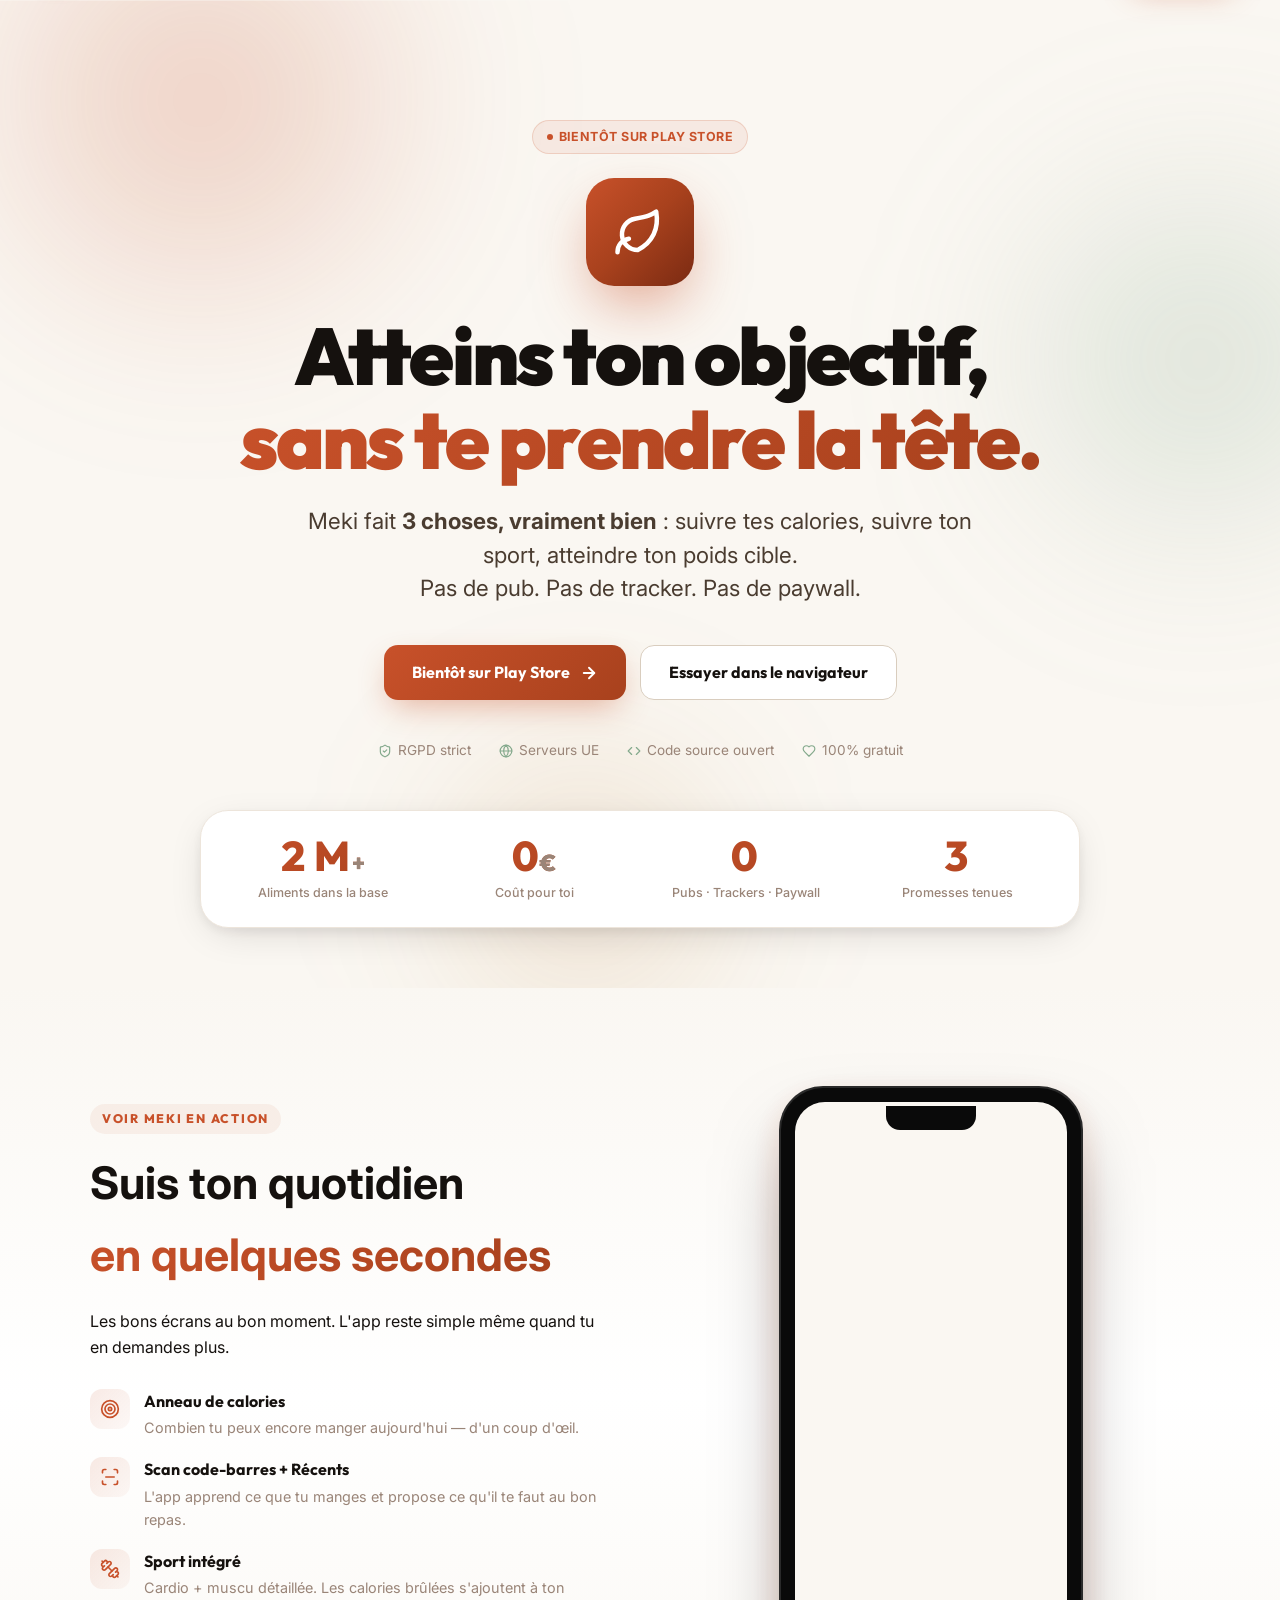
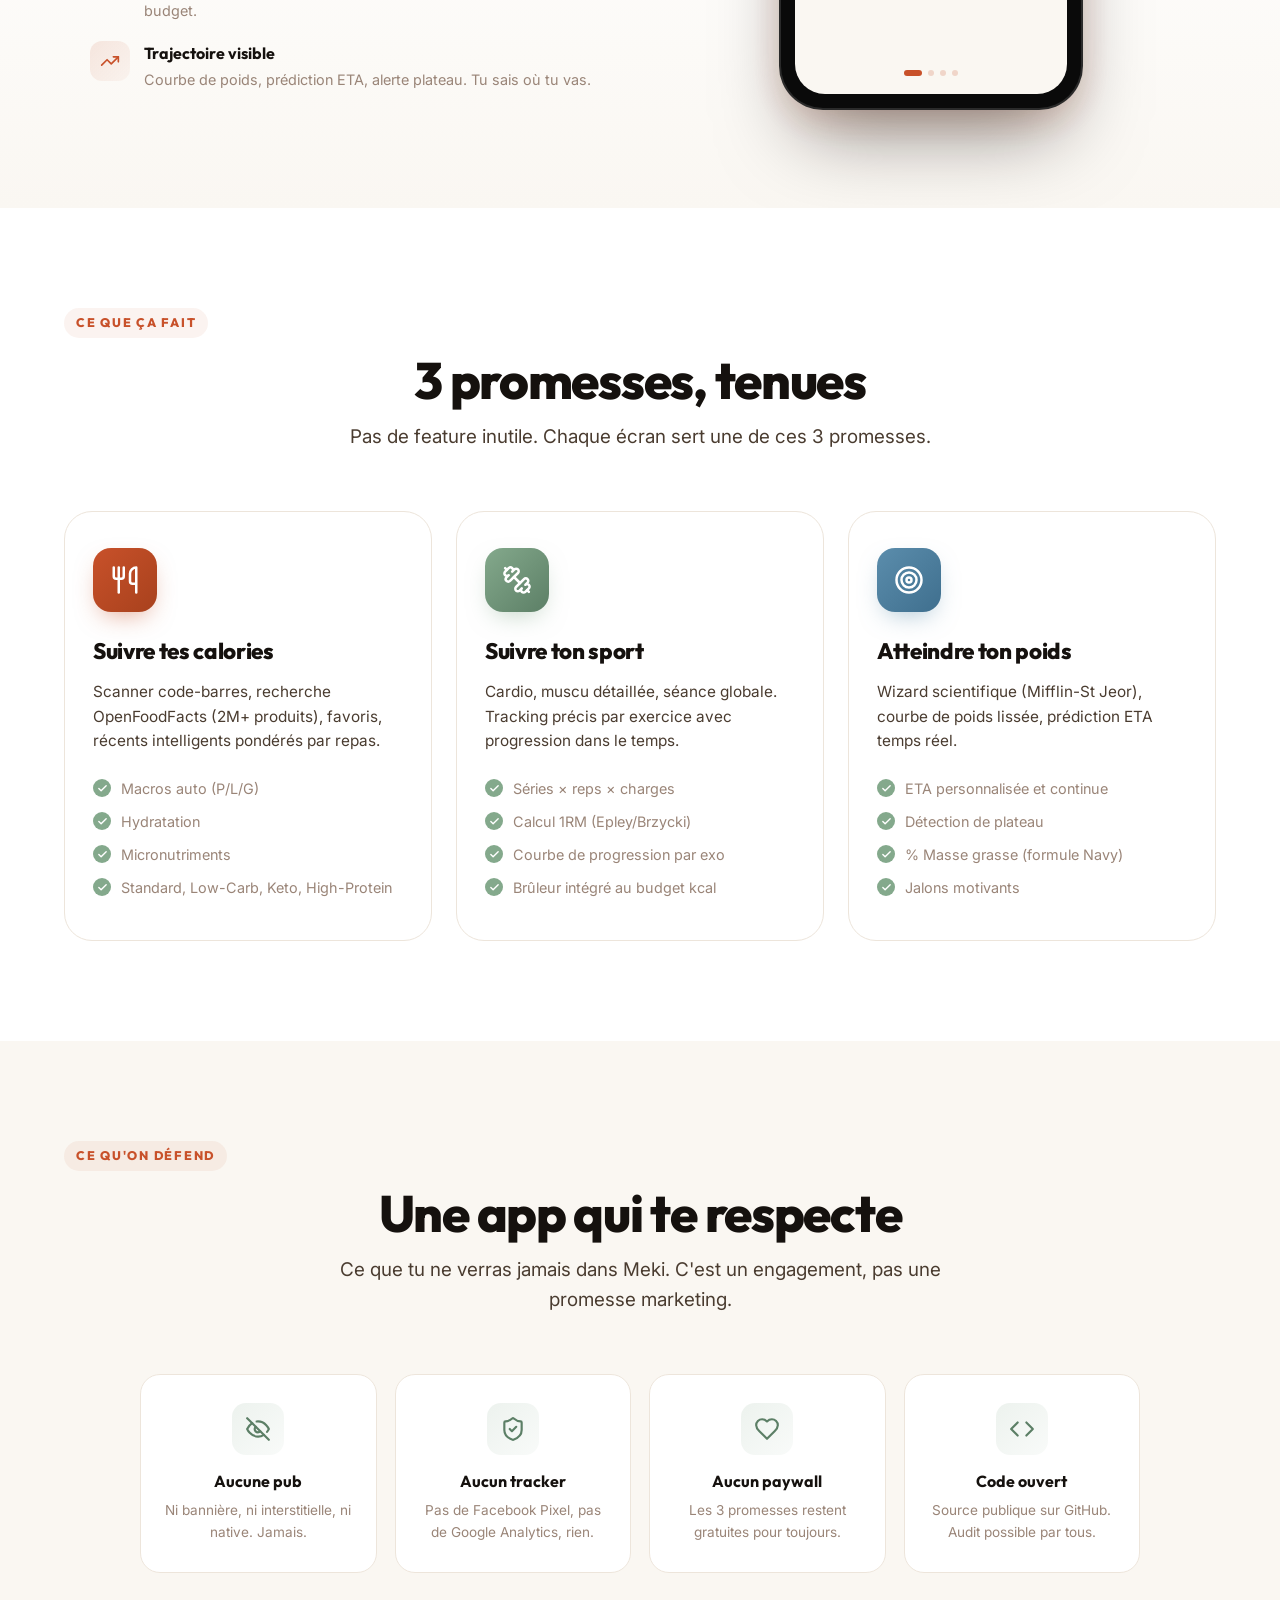
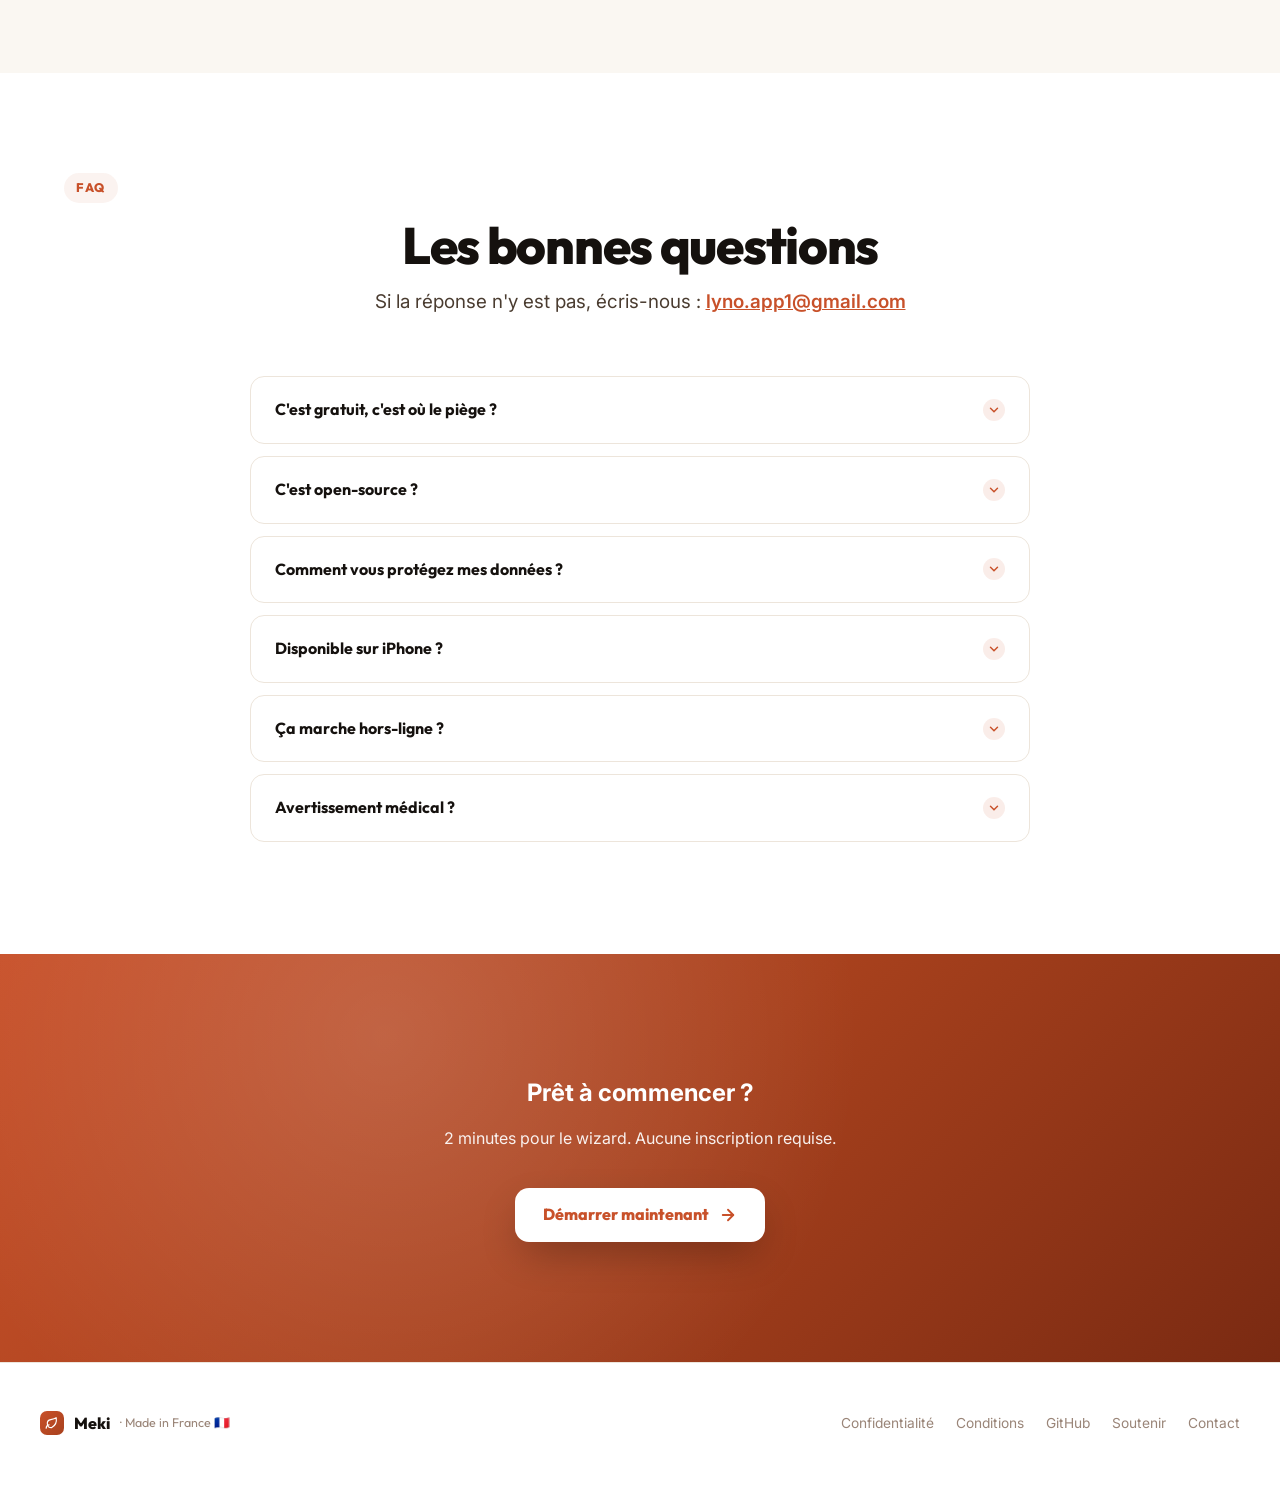
<file: landing.html>
<!DOCTYPE html>
<html lang="fr">
<head>
<meta charset="UTF-8">
<meta name="viewport" content="width=device-width,initial-scale=1">
<meta name="description" content="Meki — Suivi calories, sport et poids. Sans pub, sans tracker, sans paywall. PWA installable. RGPD strict.">
<meta name="theme-color" content="#C8512A">
<meta property="og:title" content="Meki — Calories, Sport, Poids">
<meta property="og:description" content="Une app honnête pour atteindre ton objectif. 100% gratuit. RGPD strict. Sans pub.">
<meta property="og:image" content="https://alybar.github.io/caltrack-pro/icon-512.png">
<meta property="og:url" content="https://alybar.github.io/caltrack-pro/">
<meta name="twitter:card" content="summary_large_image">
<title>Meki — Calories, Sport et Poids · Sans pub, sans tracker</title>
<link rel="icon" href="icon-192.png">
<link rel="apple-touch-icon" href="icon-192.png">

<link rel="preconnect" href="https://fonts.googleapis.com">
<link rel="preconnect" href="https://fonts.gstatic.com" crossorigin>
<link rel="preload" as="style" href="https://fonts.googleapis.com/css2?family=Outfit:wght@400;500;600;700;800;900&family=Inter:wght@400;500;600;700&display=swap">
<link rel="stylesheet" href="https://fonts.googleapis.com/css2?family=Outfit:wght@400;500;600;700;800;900&family=Inter:wght@400;500;600;700&display=swap" media="print" onload="this.media='all'">

<style>
:root {
  --bg:#FAF7F2; --bg2:#FFFFFF; --card:#FFFFFF; --bdr:#EDE5DB; --bdr2:#D9CDBE;
  --acc:#C8512A; --acc2:#A8411D; --acc3:#7A2A12;
  --well:#84A98C; --well-deep:#5C7F66;
  --info:#5B8DAC; --warn:#B47420;
  --txt:#15110E; --txt2:#4A3C30; --mut:#9A8578; --faint:#C4B4A5;
  --ease:cubic-bezier(.32,.72,0,1);
  --ease-spring:cubic-bezier(.34,1.56,.64,1);
  --shadow-md:0 10px 40px -12px rgba(20,8,0,.18), 0 4px 12px rgba(20,8,0,.06);
  --shadow-lg:0 24px 56px -8px rgba(20,8,0,.22), 0 8px 24px rgba(20,8,0,.08);
  --shadow-xl:0 32px 80px -8px rgba(200,81,42,.32), 0 12px 32px rgba(20,8,0,.10);
  --r-sm:10px; --r-md:14px; --r-lg:20px; --r-xl:28px;
}
html[data-theme="dark"] {
  --bg:#0E0C0A; --bg2:#13110F; --card:#1C1814; --bdr:#2C2722; --bdr2:#3A3328;
  --acc:#E07A4A; --acc2:#C8512A; --acc3:#9C3A18;
  --well:#9DBFA6; --well-deep:#84A98C;
  --txt:#F5F0EA; --txt2:#C9C0B5; --mut:#8C7F71; --faint:#5A5045;
  --shadow-md:0 10px 40px -12px rgba(0,0,0,.6), 0 4px 12px rgba(0,0,0,.4);
  --shadow-lg:0 24px 56px -8px rgba(0,0,0,.7), 0 8px 24px rgba(0,0,0,.5);
  --shadow-xl:0 32px 80px -8px rgba(224,122,74,.40), 0 12px 32px rgba(0,0,0,.4);
}

* { box-sizing:border-box; margin:0; padding:0; }
html { scroll-behavior:smooth; -webkit-text-size-adjust:100%; }
body {
  font-family:'Inter',-apple-system,BlinkMacSystemFont,'Segoe UI',sans-serif;
  background:var(--bg); color:var(--txt); line-height:1.6;
  -webkit-font-smoothing:antialiased; -moz-osx-font-smoothing:grayscale;
  overflow-x:hidden;
}
::selection { background:rgba(200,81,42,.18); color:inherit; }

.wrap { max-width:1200px; margin:0 auto; padding:0 24px; }

/* ============================================================
   ICON SYSTEM (inline SVG, gradient-fillable)
   ============================================================ */
.icn {
  width:1em; height:1em;
  display:inline-block; vertical-align:middle;
  flex-shrink:0;
  fill:none; stroke:currentColor;
  stroke-width:2; stroke-linecap:round; stroke-linejoin:round;
}
.icn-fill { fill:currentColor; stroke:none; }

/* ============================================================
   STICKY NAV
   ============================================================ */
.nav {
  position:fixed; top:0; left:0; right:0; z-index:100;
  padding:14px 24px;
  background:rgba(250,247,242,.85);
  backdrop-filter:blur(20px) saturate(180%);
  -webkit-backdrop-filter:blur(20px) saturate(180%);
  border-bottom:1px solid transparent;
  transition:all .3s var(--ease);
  transform:translateY(-100%);
}
html[data-theme="dark"] .nav { background:rgba(14,12,10,.85); }
.nav.scrolled { transform:translateY(0); border-bottom-color:var(--bdr); }
.nav-inner {
  max-width:1200px; margin:0 auto;
  display:flex; align-items:center; justify-content:space-between; gap:16px;
}
.nav-brand {
  font-family:'Outfit',sans-serif; font-weight:800; font-size:1.15rem;
  display:flex; align-items:center; gap:10px;
  letter-spacing:-.01em; text-decoration:none; color:inherit;
}
.nav-brand-mark {
  width:34px; height:34px; border-radius:10px;
  background:linear-gradient(135deg,var(--acc),var(--acc3));
  display:flex; align-items:center; justify-content:center;
  box-shadow:0 6px 16px rgba(200,81,42,.4);
}
.nav-brand-mark svg { width:18px; height:18px; color:#fff; }
.nav-actions { display:flex; align-items:center; gap:10px; }
.nav-link { color:var(--txt2); text-decoration:none; font-weight:500; font-size:.92rem; padding:6px 12px; border-radius:8px; transition:color .15s; }
.nav-link:hover { color:var(--acc); }
@media (max-width:680px) { .nav-link.hide-sm { display:none; } }

/* ============================================================
   BUTTONS
   ============================================================ */
.btn {
  display:inline-flex; align-items:center; gap:10px;
  padding:14px 28px; border-radius:14px;
  font-family:'Outfit',sans-serif; font-weight:700; font-size:1rem;
  text-decoration:none; cursor:pointer; border:none;
  transition:all .2s var(--ease); white-space:nowrap;
  position:relative; overflow:hidden;
}
.btn .icn { width:18px; height:18px; }
.btn-acc {
  background:linear-gradient(135deg,var(--acc),var(--acc2));
  color:#fff;
  box-shadow:0 12px 32px -8px rgba(200,81,42,.45);
}
.btn-acc:hover { transform:translateY(-2px); box-shadow:0 20px 48px -8px rgba(200,81,42,.55); }
.btn-acc:active { transform:translateY(0); }
.btn-ghost { background:var(--bg2); color:var(--txt); border:1.5px solid var(--bdr2); }
.btn-ghost:hover { border-color:var(--acc); color:var(--acc); transform:translateY(-1px); }
.btn-sm { padding:9px 18px; font-size:.88rem; }

/* ============================================================
   HERO
   ============================================================ */
.hero {
  position:relative; padding:120px 0 60px;
  overflow:hidden; text-align:center;
}
.hero-orb {
  position:absolute; border-radius:50%; filter:blur(80px);
  pointer-events:none; will-change:transform;
}
.hero-orb-1 { width:600px; height:600px; top:-200px; left:-100px; background:radial-gradient(circle,rgba(200,81,42,.28),transparent 65%); animation:orb-float-a 18s ease-in-out infinite; }
.hero-orb-2 { width:520px; height:520px; top:10%; right:-180px; background:radial-gradient(circle,rgba(132,169,140,.30),transparent 65%); animation:orb-float-b 22s ease-in-out infinite; }
.hero-orb-3 { width:400px; height:400px; bottom:-100px; left:30%; background:radial-gradient(circle,rgba(180,116,32,.22),transparent 65%); animation:orb-float-c 16s ease-in-out infinite; }

@keyframes orb-float-a { 0%,100% { transform:translate(0,0) scale(1); } 50% { transform:translate(40px,-30px) scale(1.1); } }
@keyframes orb-float-b { 0%,100% { transform:translate(0,0) scale(1); } 50% { transform:translate(-30px,40px) scale(1.08); } }
@keyframes orb-float-c { 0%,100% { transform:translate(0,0) scale(1); } 50% { transform:translate(20px,-20px) scale(1.12); } }

.hero-content { position:relative; z-index:2; }

.hero-badge {
  display:inline-flex; align-items:center; gap:6px;
  padding:6px 14px; border-radius:999px;
  background:rgba(200,81,42,.08); border:1px solid rgba(200,81,42,.18);
  color:var(--acc); font-size:.78rem; font-weight:700;
  letter-spacing:.04em; text-transform:uppercase;
  margin-bottom:24px;
  animation:fadeInUp .8s var(--ease) both;
}
.hero-badge .dot { width:6px; height:6px; border-radius:50%; background:var(--acc); animation:pulse-dot 2s ease-in-out infinite; }
@keyframes pulse-dot { 0%,100% { opacity:1; transform:scale(1); } 50% { opacity:.5; transform:scale(1.3); } }

.hero-mark {
  width:108px; height:108px; margin:0 auto 28px;
  border-radius:28px;
  background:linear-gradient(135deg,var(--acc) 0%,var(--acc2) 50%,var(--acc3) 100%);
  display:flex; align-items:center; justify-content:center;
  box-shadow:0 24px 60px -12px rgba(200,81,42,.55);
  animation:fadeInUp .8s var(--ease) .1s both, mark-breathe 6s ease-in-out infinite;
}
.hero-mark svg { width:54px; height:54px; color:#fff; }
@keyframes mark-breathe { 0%,100% { transform:scale(1); } 50% { transform:scale(1.04); } }

.hero h1 {
  font-family:'Outfit',sans-serif;
  font-size:clamp(2.4rem,6.5vw,5rem);
  font-weight:900;
  line-height:1.05; letter-spacing:-.035em;
  margin-bottom:22px;
  animation:fadeInUp .8s var(--ease) .2s both;
}
.hero h1 .gradient {
  background:linear-gradient(135deg,var(--acc),var(--acc2));
  -webkit-background-clip:text; -webkit-text-fill-color:transparent;
  background-clip:text;
}
.hero .lede {
  font-size:clamp(1.05rem,2.2vw,1.4rem);
  color:var(--txt2); max-width:680px; margin:0 auto 40px;
  line-height:1.5;
  animation:fadeInUp .8s var(--ease) .3s both;
}
.hero-cta {
  display:flex; gap:14px; justify-content:center; flex-wrap:wrap;
  margin-bottom:40px;
  animation:fadeInUp .8s var(--ease) .4s both;
}
.hero-trust {
  display:flex; justify-content:center; gap:28px; flex-wrap:wrap;
  font-size:.85rem; color:var(--mut);
  animation:fadeInUp .8s var(--ease) .5s both;
}
.hero-trust span { display:inline-flex; align-items:center; gap:6px; }
.hero-trust .icn { width:14px; height:14px; color:var(--well); }

@keyframes fadeInUp { from { opacity:0; transform:translateY(20px); } to { opacity:1; transform:translateY(0); } }

/* ============================================================
   STATS BAR
   ============================================================ */
.stats-bar {
  display:grid; grid-template-columns:repeat(auto-fit,minmax(180px,1fr)); gap:16px;
  max-width:880px; margin:48px auto 0;
  padding:24px;
  background:var(--card); border:1px solid var(--bdr);
  border-radius:var(--r-xl);
  box-shadow:var(--shadow-md);
  animation:fadeInUp .8s var(--ease) .6s both;
}
.stat-item { text-align:center; }
.stat-num {
  font-family:'Outfit',sans-serif; font-weight:800;
  font-size:clamp(1.8rem,4vw,2.6rem);
  background:linear-gradient(135deg,var(--acc),var(--acc2));
  -webkit-background-clip:text; -webkit-text-fill-color:transparent;
  background-clip:text;
  font-variant-numeric:tabular-nums; line-height:1;
}
.stat-num .unit { font-size:.55em; color:var(--mut); -webkit-text-fill-color:var(--mut); margin-left:2px; }
.stat-label { font-size:.78rem; color:var(--mut); margin-top:6px; font-weight:500; }

/* ============================================================
   SECTION COMMON
   ============================================================ */
.section { padding:100px 0; position:relative; }
.section-tinted { background:var(--bg2); }
.eyebrow {
  display:inline-block;
  font-family:'Outfit',sans-serif;
  font-size:.78rem; font-weight:800; letter-spacing:.14em;
  color:var(--acc); text-transform:uppercase;
  margin-bottom:14px;
  padding:5px 12px; border-radius:999px;
  background:rgba(200,81,42,.07);
}
.section h2 {
  font-family:'Outfit',sans-serif;
  font-size:clamp(1.8rem,4.5vw,3.2rem);
  font-weight:800; letter-spacing:-.025em;
  line-height:1.1; margin-bottom:14px;
}
.section .sub {
  font-size:clamp(1rem,1.8vw,1.18rem);
  color:var(--txt2); max-width:680px; line-height:1.55;
  margin-bottom:60px;
}
.section.center .eyebrow,
.section.center h2,
.section.center .sub { text-align:center; }
.section.center .sub { margin-left:auto; margin-right:auto; }

.reveal { opacity:0; transform:translateY(28px); transition:opacity .9s var(--ease), transform .9s var(--ease); will-change:opacity, transform; }
.reveal.in { opacity:1; transform:translateY(0); }
.reveal-stagger > * { opacity:0; transform:translateY(20px); transition:opacity .7s var(--ease), transform .7s var(--ease); }
.reveal-stagger.in > *:nth-child(1) { opacity:1; transform:translateY(0); transition-delay:0s; }
.reveal-stagger.in > *:nth-child(2) { opacity:1; transform:translateY(0); transition-delay:.12s; }
.reveal-stagger.in > *:nth-child(3) { opacity:1; transform:translateY(0); transition-delay:.24s; }
.reveal-stagger.in > *:nth-child(4) { opacity:1; transform:translateY(0); transition-delay:.36s; }

/* ============================================================
   ANIMATED PHONE MOCKUP DEMO
   ============================================================ */
.demo-section {
  position:relative;
  background:linear-gradient(180deg, var(--bg) 0%, var(--bg2) 50%, var(--bg) 100%);
  padding:100px 0;
  overflow:hidden;
}
.demo-grid {
  display:grid; grid-template-columns:1fr 1fr; gap:64px;
  align-items:center; max-width:1100px; margin:0 auto;
}
@media (max-width:880px) {
  .demo-grid { grid-template-columns:1fr; gap:40px; text-align:center; }
}
.demo-text h2 { font-size:clamp(1.6rem,4vw,2.8rem); margin-bottom:18px; }
.demo-features {
  list-style:none; margin-top:28px; display:grid; gap:18px;
}
.demo-features li {
  display:flex; gap:14px; align-items:flex-start;
}
.demo-features .icn-wrap {
  width:40px; height:40px; flex-shrink:0;
  border-radius:12px;
  background:linear-gradient(135deg,rgba(200,81,42,.12),rgba(200,81,42,.04));
  display:flex; align-items:center; justify-content:center;
}
.demo-features .icn-wrap .icn { width:20px; height:20px; color:var(--acc); }
.demo-features .feat-name { font-family:'Outfit',sans-serif; font-weight:700; font-size:1rem; margin-bottom:2px; }
.demo-features .feat-desc { font-size:.9rem; color:var(--mut); }

/* Phone frame */
.phone {
  width:300px; height:620px; max-width:90vw;
  margin:0 auto;
  background:#0A0A0A;
  border-radius:42px;
  padding:14px;
  position:relative;
  box-shadow:
    0 0 0 2px #2A2A2A,
    0 40px 80px -20px rgba(20,8,0,.5),
    0 12px 32px rgba(200,81,42,.18);
}
.phone::before {
  content:''; position:absolute; top:18px; left:50%; transform:translateX(-50%);
  width:90px; height:24px; background:#0A0A0A; border-radius:0 0 14px 14px;
  z-index:3;
}
.phone-screen {
  width:100%; height:100%;
  background:var(--bg);
  border-radius:30px;
  overflow:hidden;
  position:relative;
}

/* Animated screens cycling */
.frame {
  position:absolute; inset:0;
  padding:48px 18px 18px;
  opacity:0;
  animation:frameCycle 16s infinite;
}
.frame-1 { animation-delay:0s; }
.frame-2 { animation-delay:4s; }
.frame-3 { animation-delay:8s; }
.frame-4 { animation-delay:12s; }
@keyframes frameCycle {
  0%, 22% { opacity:0; transform:translateY(20px); }
  3%, 22% { opacity:1; transform:translateY(0); }
  25%, 100% { opacity:0; transform:translateY(-20px); }
}

.frame-greeting {
  font-family:'Outfit',sans-serif; font-weight:800;
  font-size:1.1rem; color:var(--txt); margin-bottom:6px;
}
.frame-sub { font-size:.78rem; color:var(--mut); margin-bottom:20px; }

/* Frame 1 — Hero ring */
.demo-ring-wrap { position:relative; display:flex; justify-content:center; margin:8px 0 16px; }
.demo-ring-svg { width:170px; height:170px; }
.demo-ring-track { stroke:rgba(200,81,42,.10); }
.demo-ring-arc {
  stroke:url(#demoGrad);
  stroke-dasharray:534;
  stroke-dashoffset:160;
  animation:ringFill 2s var(--ease) forwards;
}
@keyframes ringFill { from { stroke-dashoffset:534; } to { stroke-dashoffset:160; } }

.demo-ring-num {
  position:absolute; top:50%; left:50%; transform:translate(-50%,-50%);
  text-align:center;
}
.demo-ring-big {
  font-family:'Outfit',sans-serif; font-weight:900; font-size:2.2rem;
  letter-spacing:-.04em; color:var(--txt);
  font-variant-numeric:tabular-nums;
  animation:numCount 2s var(--ease) forwards;
}
@keyframes numCount {
  0% { content:'0'; }
  100% { content:'1247'; }
}
.demo-ring-lbl { font-size:.62rem; color:var(--mut); font-weight:600; }

.demo-stats { display:grid; grid-template-columns:repeat(3,1fr); gap:6px; padding:0 4px; }
.demo-stat {
  background:var(--card); border:1px solid var(--bdr);
  border-radius:10px; padding:8px 4px; text-align:center;
}
.demo-stat-v { font-family:'Outfit',sans-serif; font-weight:800; font-size:.85rem; color:var(--txt); }
.demo-stat-l { font-size:.55rem; color:var(--mut); margin-top:2px; }

/* Frame 2 — Add meal */
.demo-meal-card {
  background:var(--card); border:1px solid var(--bdr);
  border-radius:14px; padding:14px; margin-bottom:10px;
}
.demo-meal-h { display:flex; justify-content:space-between; align-items:center; font-family:'Outfit',sans-serif; font-weight:700; font-size:.85rem; }
.demo-meal-h .acc-text { color:var(--acc); }
.demo-meal-cta {
  background:linear-gradient(135deg,var(--acc),var(--acc2));
  color:#fff; padding:10px 14px; border-radius:10px;
  font-family:'Outfit',sans-serif; font-weight:700; font-size:.78rem;
  text-align:center; margin-top:10px;
  animation:ctaPulse 1.5s ease-in-out infinite;
}
@keyframes ctaPulse { 0%,100% { box-shadow:0 4px 12px rgba(200,81,42,.3); } 50% { box-shadow:0 6px 24px rgba(200,81,42,.6); } }
.demo-recents { display:flex; gap:6px; flex-wrap:wrap; margin-top:10px; }
.demo-recent {
  background:var(--bg); border:1px solid var(--bdr);
  border-radius:999px; padding:6px 10px;
  font-size:.7rem; color:var(--txt); font-weight:600;
}

/* Frame 3 — Sport */
.demo-sport-icon {
  width:46px; height:46px; border-radius:14px;
  background:linear-gradient(135deg,var(--well),var(--well-deep));
  display:flex; align-items:center; justify-content:center;
  margin-bottom:14px;
  box-shadow:0 8px 20px rgba(132,169,140,.35);
}
.demo-sport-icon svg { width:24px; height:24px; color:#fff; }
.demo-sport-num { font-family:'Outfit',sans-serif; font-weight:900; font-size:2rem; letter-spacing:-.03em; color:var(--well-deep); }
.demo-sport-num .unit { font-size:.55em; color:var(--mut); }
.demo-sport-list { margin-top:14px; }
.demo-sport-item {
  display:flex; justify-content:space-between; align-items:center;
  padding:8px 12px; background:var(--card); border:1px solid var(--bdr);
  border-radius:10px; margin-bottom:6px;
  font-size:.75rem;
}
.demo-sport-item .sub { color:var(--mut); font-size:.65rem; }

/* Frame 4 — Weight curve */
.demo-weight-stat {
  display:flex; align-items:baseline; gap:8px;
  margin-bottom:14px;
}
.demo-weight-big {
  font-family:'Outfit',sans-serif; font-weight:900; font-size:2.2rem;
  letter-spacing:-.04em; color:var(--txt);
}
.demo-weight-delta {
  font-family:'Outfit',sans-serif; font-weight:700;
  background:rgba(132,169,140,.15); color:var(--well-deep);
  padding:3px 10px; border-radius:999px; font-size:.78rem;
}
.demo-curve-svg { width:100%; height:80px; }
.demo-curve-path {
  stroke:url(#weightGrad); stroke-width:3; fill:none;
  stroke-linecap:round; stroke-linejoin:round;
  stroke-dasharray:300; stroke-dashoffset:300;
  animation:curveDraw 2s var(--ease) .3s forwards;
}
@keyframes curveDraw { to { stroke-dashoffset:0; } }
.demo-curve-area {
  fill:url(#weightAreaGrad); opacity:0;
  animation:areaShow 1.5s var(--ease) 1.5s forwards;
}
@keyframes areaShow { to { opacity:.5; } }

/* Frame indicators */
.frame-dots {
  position:absolute; bottom:18px; left:50%; transform:translateX(-50%);
  display:flex; gap:6px;
}
.frame-dot { width:6px; height:6px; border-radius:50%; background:rgba(200,81,42,.2); }
.frame-dot.active { background:var(--acc); width:18px; border-radius:3px; transition:all .3s; }

/* ============================================================
   3 PROMESSES
   ============================================================ */
.promise-grid {
  display:grid; grid-template-columns:repeat(auto-fit,minmax(300px,1fr)); gap:24px;
}
.promise-card {
  background:var(--card); border:1px solid var(--bdr);
  border-radius:var(--r-xl); padding:36px 28px;
  position:relative; overflow:hidden;
  transition:all .3s var(--ease);
}
.promise-card::before {
  content:''; position:absolute; top:-50%; right:-50%; width:200%; height:200%;
  background:radial-gradient(circle at top right, rgba(200,81,42,.12), transparent 50%);
  opacity:0; transition:opacity .4s ease;
  pointer-events:none;
}
.promise-card:hover {
  transform:translateY(-6px);
  box-shadow:var(--shadow-lg);
  border-color:var(--acc);
}
.promise-card:hover::before { opacity:1; }
.promise-icon {
  width:64px; height:64px;
  display:flex; align-items:center; justify-content:center;
  background:linear-gradient(135deg,var(--acc),var(--acc2));
  border-radius:18px;
  margin-bottom:22px;
  box-shadow:0 10px 24px -8px rgba(200,81,42,.5);
  transition:transform .4s var(--ease-spring);
}
.promise-icon svg { width:30px; height:30px; color:#fff; }
.promise-card:hover .promise-icon { transform:scale(1.1) rotate(-5deg); }
.promise-card.well .promise-icon { background:linear-gradient(135deg,var(--well),var(--well-deep)); box-shadow:0 10px 24px -8px rgba(132,169,140,.5); }
.promise-card.info .promise-icon { background:linear-gradient(135deg,var(--info),#3F6F8E); box-shadow:0 10px 24px -8px rgba(91,141,172,.5); }

.promise-name {
  font-family:'Outfit',sans-serif;
  font-weight:800; font-size:1.4rem;
  letter-spacing:-.015em; margin-bottom:10px;
}
.promise-desc {
  color:var(--txt2); font-size:.96rem; line-height:1.6;
  margin-bottom:18px;
}
.promise-list { list-style:none; padding:0; }
.promise-list li {
  font-size:.9rem; color:var(--mut); padding:5px 0;
  display:flex; align-items:center; gap:10px;
}
.promise-list li::before {
  content:''; width:18px; height:18px; border-radius:50%;
  background:var(--well); flex-shrink:0;
  background-image:url("data:image/svg+xml,%3Csvg viewBox='0 0 24 24' xmlns='http://www.w3.org/2000/svg' fill='none' stroke='white' stroke-width='3' stroke-linecap='round' stroke-linejoin='round'%3E%3Cpath d='M20 6L9 17l-5-5'/%3E%3C/svg%3E");
  background-size:60%; background-position:center; background-repeat:no-repeat;
}

/* ============================================================
   PRINCIPES — what we stand for (positive framing, no comparison)
   ============================================================ */
.values-grid {
  display:grid; grid-template-columns:repeat(auto-fit,minmax(220px,1fr)); gap:18px;
  max-width:1000px; margin:0 auto;
}
.value-item {
  text-align:center; padding:28px 20px;
  background:var(--card); border:1px solid var(--bdr);
  border-radius:var(--r-lg);
  transition:all .25s var(--ease);
}
.value-item:hover { border-color:var(--well); transform:translateY(-3px); }
.value-icn {
  width:52px; height:52px; margin:0 auto 14px;
  border-radius:14px;
  background:linear-gradient(135deg, rgba(132,169,140,.15), rgba(132,169,140,.05));
  display:flex; align-items:center; justify-content:center;
}
.value-icn svg { width:26px; height:26px; color:var(--well-deep); }
.value-name {
  font-family:'Outfit',sans-serif; font-weight:700; font-size:1rem;
  margin-bottom:6px;
}
.value-desc { color:var(--mut); font-size:.85rem; }

/* ============================================================
   FAQ
   ============================================================ */
.faq-list { max-width:780px; margin:0 auto; }
.faq-item {
  background:var(--card); border:1px solid var(--bdr);
  border-radius:var(--r-md); padding:20px 24px;
  margin-bottom:12px;
  transition:all .25s var(--ease);
}
.faq-item:hover { border-color:var(--acc); }
.faq-item[open] { box-shadow:var(--shadow-md); }
.faq-q {
  font-family:'Outfit',sans-serif; font-weight:700; font-size:1rem;
  cursor:pointer; user-select:none; list-style:none;
  display:flex; justify-content:space-between; align-items:center; gap:14px;
}
.faq-q::-webkit-details-marker { display:none; }
.faq-q::after {
  content:''; width:22px; height:22px; flex-shrink:0;
  border-radius:50%; background:rgba(200,81,42,.1);
  background-image:url("data:image/svg+xml,%3Csvg viewBox='0 0 24 24' xmlns='http://www.w3.org/2000/svg' fill='none' stroke='%23C8512A' stroke-width='2.5' stroke-linecap='round'%3E%3Cpath d='M6 9l6 6 6-6'/%3E%3C/svg%3E");
  background-size:14px; background-position:center; background-repeat:no-repeat;
  transition:transform .3s var(--ease);
}
.faq-item[open] .faq-q::after { transform:rotate(180deg); }
.faq-a { padding-top:14px; color:var(--txt2); font-size:.94rem; line-height:1.65; }
.faq-a a { color:var(--acc); }

/* ============================================================
   CTA FINAL
   ============================================================ */
.cta-final {
  text-align:center; padding:120px 24px;
  background:linear-gradient(135deg,var(--acc),var(--acc2),var(--acc3));
  color:#fff; position:relative; overflow:hidden;
}
.cta-final::before {
  content:''; position:absolute; inset:0;
  background:radial-gradient(circle at 30% 20%, rgba(255,255,255,.15), transparent 50%);
}
.cta-final * { position:relative; z-index:1; }
.cta-final h2 { color:#fff; margin-bottom:14px; }
.cta-final .sub { color:rgba(255,255,255,.92); margin-bottom:36px; max-width:600px; margin-left:auto; margin-right:auto; }
.cta-final .btn { background:#fff; color:var(--acc); font-weight:800; box-shadow:0 16px 40px -8px rgba(0,0,0,.3); }
.cta-final .btn:hover { background:#FFF8F2; transform:translateY(-3px); }

/* ============================================================
   FOOTER
   ============================================================ */
footer { padding:48px 24px 64px; background:var(--bg2); border-top:1px solid var(--bdr); }
.foot {
  max-width:1200px; margin:0 auto;
  display:flex; justify-content:space-between; align-items:center;
  flex-wrap:wrap; gap:20px;
}
.foot-brand { font-family:'Outfit',sans-serif; font-weight:800; font-size:1rem; display:flex; align-items:center; gap:10px; }
.foot-brand small { color:var(--mut); font-weight:400; font-size:.78rem; }
.foot-links { display:flex; gap:22px; flex-wrap:wrap; }
.foot-links a { color:var(--mut); font-size:.86rem; text-decoration:none; transition:color .15s; }
.foot-links a:hover { color:var(--acc); }

/* ============================================================
   STICKY BOTTOM CTA (mobile)
   ============================================================ */
.sticky-cta {
  position:fixed; bottom:0; left:0; right:0; z-index:99;
  padding:14px 20px;
  background:rgba(250,247,242,.95);
  backdrop-filter:blur(20px); -webkit-backdrop-filter:blur(20px);
  border-top:1px solid var(--bdr);
  transform:translateY(100%); transition:transform .35s var(--ease);
  display:none;
}
html[data-theme="dark"] .sticky-cta { background:rgba(14,12,10,.95); }
@media (max-width:680px) { .sticky-cta { display:block; } }
.sticky-cta.show { transform:translateY(0); }
.sticky-cta-inner { display:flex; gap:10px; align-items:center; max-width:600px; margin:0 auto; }
.sticky-cta .btn { flex:1; padding:14px 18px; font-size:.92rem; justify-content:center; }
@media (max-width:680px) { body.has-sticky-cta { padding-bottom:88px; } }

@media (prefers-reduced-motion: reduce) {
  *, *::before, *::after { animation-duration:.01ms !important; animation-iteration-count:1 !important; transition-duration:.01ms !important; }
}
</style>
</head>
<body>

<!-- ============================================================
     SVG ICON SPRITE (defined once, used many times)
     ============================================================ -->
<svg xmlns="http://www.w3.org/2000/svg" style="display:none">
  <defs>
    <linearGradient id="demoGrad" x1="0%" y1="0%" x2="100%" y2="100%">
      <stop offset="0%" stop-color="#D97553"/>
      <stop offset="55%" stop-color="#C8512A"/>
      <stop offset="100%" stop-color="#7A2A12"/>
    </linearGradient>
    <linearGradient id="weightGrad" x1="0%" y1="0%" x2="100%" y2="0%">
      <stop offset="0%" stop-color="#84A98C"/>
      <stop offset="100%" stop-color="#5C7F66"/>
    </linearGradient>
    <linearGradient id="weightAreaGrad" x1="0%" y1="0%" x2="0%" y2="100%">
      <stop offset="0%" stop-color="#84A98C" stop-opacity=".5"/>
      <stop offset="100%" stop-color="#84A98C" stop-opacity="0"/>
    </linearGradient>

    <!-- Symbols (icons) -->
    <symbol id="i-leaf" viewBox="0 0 24 24" fill="none" stroke="currentColor" stroke-width="2" stroke-linecap="round" stroke-linejoin="round">
      <path d="M11 20A7 7 0 0 1 9.8 6.1C15.5 5 17 4.48 19.2 2.96c1.3 7.5-1.6 13.7-8.2 17.04Z"/>
      <path d="M2 21c0-3 1.85-5.36 5.08-6"/>
    </symbol>
    <symbol id="i-utensils" viewBox="0 0 24 24" fill="none" stroke="currentColor" stroke-width="2" stroke-linecap="round" stroke-linejoin="round">
      <path d="M3 2v7c0 1.1.9 2 2 2h4a2 2 0 0 0 2-2V2"/>
      <path d="M7 2v20"/>
      <path d="M21 15V2v0a5 5 0 0 0-5 5v6c0 1.1.9 2 2 2h3Zm0 0v7"/>
    </symbol>
    <symbol id="i-dumbbell" viewBox="0 0 24 24" fill="none" stroke="currentColor" stroke-width="2" stroke-linecap="round" stroke-linejoin="round">
      <path d="M14.4 14.4 9.6 9.6"/>
      <path d="M18.657 21.485a2 2 0 1 1-2.829-2.828l-1.767 1.768a2 2 0 1 1-2.829-2.829l6.364-6.364a2 2 0 1 1 2.829 2.829l-1.768 1.767a2 2 0 1 1 2.828 2.829Z"/>
      <path d="m21.5 21.5-1.4-1.4"/>
      <path d="M3.9 3.9 2.5 2.5"/>
      <path d="M6.404 12.768a2 2 0 1 1-2.829-2.829l1.768-1.767a2 2 0 1 1-2.828-2.829l2.828-2.828a2 2 0 1 1 2.829 2.828l1.767-1.768a2 2 0 1 1 2.829 2.829z"/>
    </symbol>
    <symbol id="i-target" viewBox="0 0 24 24" fill="none" stroke="currentColor" stroke-width="2" stroke-linecap="round" stroke-linejoin="round">
      <circle cx="12" cy="12" r="10"/>
      <circle cx="12" cy="12" r="6"/>
      <circle cx="12" cy="12" r="2"/>
    </symbol>
    <symbol id="i-scan" viewBox="0 0 24 24" fill="none" stroke="currentColor" stroke-width="2" stroke-linecap="round" stroke-linejoin="round">
      <path d="M3 7V5a2 2 0 0 1 2-2h2"/>
      <path d="M17 3h2a2 2 0 0 1 2 2v2"/>
      <path d="M21 17v2a2 2 0 0 1-2 2h-2"/>
      <path d="M7 21H5a2 2 0 0 1-2-2v-2"/>
      <path d="M7 12h10"/>
    </symbol>
    <symbol id="i-zap" viewBox="0 0 24 24" fill="none" stroke="currentColor" stroke-width="2" stroke-linecap="round" stroke-linejoin="round">
      <path d="M4 14a1 1 0 0 1-.78-1.63l9.9-10.2a.5.5 0 0 1 .86.46l-1.92 6.02A1 1 0 0 0 13 10h7a1 1 0 0 1 .78 1.63l-9.9 10.2a.5.5 0 0 1-.86-.46l1.92-6.02A1 1 0 0 0 11 14z"/>
    </symbol>
    <symbol id="i-shield" viewBox="0 0 24 24" fill="none" stroke="currentColor" stroke-width="2" stroke-linecap="round" stroke-linejoin="round">
      <path d="M20 13c0 5-3.5 7.5-7.66 8.95a1 1 0 0 1-.67-.01C7.5 20.5 4 18 4 13V6a1 1 0 0 1 1-1c2 0 4.5-1.2 6.24-2.72a1.17 1.17 0 0 1 1.52 0C14.51 3.81 17 5 19 5a1 1 0 0 1 1 1z"/>
      <path d="m9 12 2 2 4-4"/>
    </symbol>
    <symbol id="i-heart" viewBox="0 0 24 24" fill="none" stroke="currentColor" stroke-width="2" stroke-linecap="round" stroke-linejoin="round">
      <path d="M19 14c1.49-1.46 3-3.21 3-5.5A5.5 5.5 0 0 0 16.5 3c-1.76 0-3 .5-4.5 2-1.5-1.5-2.74-2-4.5-2A5.5 5.5 0 0 0 2 8.5c0 2.3 1.5 4.05 3 5.5l7 7Z"/>
    </symbol>
    <symbol id="i-sparkle" viewBox="0 0 24 24" fill="none" stroke="currentColor" stroke-width="2" stroke-linecap="round" stroke-linejoin="round">
      <path d="M9.937 15.5A2 2 0 0 0 8.5 14.063l-6.135-1.582a.5.5 0 0 1 0-.962L8.5 9.936A2 2 0 0 0 9.937 8.5l1.582-6.135a.5.5 0 0 1 .963 0L14.063 8.5A2 2 0 0 0 15.5 9.937l6.135 1.581a.5.5 0 0 1 0 .964L15.5 14.063a2 2 0 0 0-1.437 1.437l-1.582 6.135a.5.5 0 0 1-.963 0z"/>
    </symbol>
    <symbol id="i-check" viewBox="0 0 24 24" fill="none" stroke="currentColor" stroke-width="2.5" stroke-linecap="round" stroke-linejoin="round">
      <path d="M20 6 9 17l-5-5"/>
    </symbol>
    <symbol id="i-eye-off" viewBox="0 0 24 24" fill="none" stroke="currentColor" stroke-width="2" stroke-linecap="round" stroke-linejoin="round">
      <path d="M9.88 9.88a3 3 0 1 0 4.24 4.24"/>
      <path d="M10.73 5.08A10.43 10.43 0 0 1 12 5c7 0 10 7 10 7a13.16 13.16 0 0 1-1.67 2.68"/>
      <path d="M6.61 6.61A13.526 13.526 0 0 0 2 12s3 7 10 7a9.74 9.74 0 0 0 5.39-1.61"/>
      <line x1="2" x2="22" y1="2" y2="22"/>
    </symbol>
    <symbol id="i-globe" viewBox="0 0 24 24" fill="none" stroke="currentColor" stroke-width="2" stroke-linecap="round" stroke-linejoin="round">
      <circle cx="12" cy="12" r="10"/>
      <path d="M12 2a14.5 14.5 0 0 0 0 20 14.5 14.5 0 0 0 0-20"/>
      <path d="M2 12h20"/>
    </symbol>
    <symbol id="i-code" viewBox="0 0 24 24" fill="none" stroke="currentColor" stroke-width="2" stroke-linecap="round" stroke-linejoin="round">
      <polyline points="16 18 22 12 16 6"/>
      <polyline points="8 6 2 12 8 18"/>
    </symbol>
    <symbol id="i-arrow-right" viewBox="0 0 24 24" fill="none" stroke="currentColor" stroke-width="2.5" stroke-linecap="round" stroke-linejoin="round">
      <path d="M5 12h14"/>
      <path d="m12 5 7 7-7 7"/>
    </symbol>
    <symbol id="i-flame" viewBox="0 0 24 24" fill="none" stroke="currentColor" stroke-width="2" stroke-linecap="round" stroke-linejoin="round">
      <path d="M8.5 14.5A2.5 2.5 0 0 0 11 12c0-1.38-.5-2-1-3-1.072-2.143-.224-4.054 2-6 .5 2.5 2 4.9 4 6.5 2 1.6 3 3.5 3 5.5a7 7 0 1 1-14 0c0-1.153.433-2.294 1-3a2.5 2.5 0 0 0 2.5 2.5z"/>
    </symbol>
    <symbol id="i-trending" viewBox="0 0 24 24" fill="none" stroke="currentColor" stroke-width="2" stroke-linecap="round" stroke-linejoin="round">
      <polyline points="22 7 13.5 15.5 8.5 10.5 2 17"/>
      <polyline points="16 7 22 7 22 13"/>
    </symbol>
  </defs>
</svg>

<!-- ============================================================
     STICKY NAV
     ============================================================ -->
<nav class="nav" id="nav">
  <div class="nav-inner">
    <a href="#" class="nav-brand">
      <span class="nav-brand-mark"><svg><use href="#i-leaf"/></svg></span>
      <span>Meki</span>
    </a>
    <div class="nav-actions">
      <a href="#features" class="nav-link hide-sm">Features</a>
      <a href="#how" class="nav-link hide-sm">Demo</a>
      <a href="#faq" class="nav-link hide-sm">FAQ</a>
      <a href="./index.html" class="btn btn-acc btn-sm">Essayer <svg class="icn"><use href="#i-arrow-right"/></svg></a>
    </div>
  </div>
</nav>

<!-- ============================================================
     HERO
     ============================================================ -->
<section class="hero">
  <div class="hero-orb hero-orb-1"></div>
  <div class="hero-orb hero-orb-2"></div>
  <div class="hero-orb hero-orb-3"></div>

  <div class="wrap hero-content">
    <div class="hero-badge">
      <span class="dot"></span>
      <span>Bientôt sur Play Store</span>
    </div>

    <div class="hero-mark"><svg><use href="#i-leaf"/></svg></div>

    <h1>
      Atteins ton objectif,<br>
      <span class="gradient">sans te prendre la tête.</span>
    </h1>

    <p class="lede">
      Meki fait <b>3 choses, vraiment bien</b> : suivre tes calories, suivre ton sport, atteindre ton poids cible.
      <br>Pas de pub. Pas de tracker. Pas de paywall.
    </p>

    <div class="hero-cta">
      <a href="https://play.google.com/store/apps/details?id=io.github.alybar.meki" class="btn btn-acc">
        Bientôt sur Play Store <svg class="icn"><use href="#i-arrow-right"/></svg>
      </a>
      <a href="./index.html" class="btn btn-ghost">
        Essayer dans le navigateur
      </a>
    </div>

    <div class="hero-trust">
      <span><svg class="icn"><use href="#i-shield"/></svg> RGPD strict</span>
      <span><svg class="icn"><use href="#i-globe"/></svg> Serveurs UE</span>
      <span><svg class="icn"><use href="#i-code"/></svg> Code source ouvert</span>
      <span><svg class="icn"><use href="#i-heart"/></svg> 100% gratuit</span>
    </div>

    <div class="stats-bar reveal" id="statsBar">
      <div class="stat-item">
        <div class="stat-num" data-counter="2000000">0<span class="unit">+</span></div>
        <div class="stat-label">Aliments dans la base</div>
      </div>
      <div class="stat-item">
        <div class="stat-num" data-counter="0">0<span class="unit">€</span></div>
        <div class="stat-label">Coût pour toi</div>
      </div>
      <div class="stat-item">
        <div class="stat-num" data-counter="0">0<span class="unit"></span></div>
        <div class="stat-label">Pubs · Trackers · Paywall</div>
      </div>
      <div class="stat-item">
        <div class="stat-num" data-counter="3">0<span class="unit"></span></div>
        <div class="stat-label">Promesses tenues</div>
      </div>
    </div>
  </div>
</section>

<!-- ============================================================
     ANIMATED DEMO — phone mockup with 4 cycling frames
     ============================================================ -->
<section class="demo-section" id="how">
  <div class="wrap">
    <div class="demo-grid">
      <div class="demo-text reveal">
        <span class="eyebrow">Voir Meki en action</span>
        <h2>Suis ton quotidien<br><span style="background:linear-gradient(135deg,var(--acc),var(--acc2));-webkit-background-clip:text;-webkit-text-fill-color:transparent;background-clip:text;">en quelques secondes</span></h2>
        <p class="sub">Les bons écrans au bon moment. L'app reste simple même quand tu en demandes plus.</p>

        <ul class="demo-features">
          <li>
            <div class="icn-wrap"><svg class="icn"><use href="#i-target"/></svg></div>
            <div>
              <div class="feat-name">Anneau de calories</div>
              <div class="feat-desc">Combien tu peux encore manger aujourd'hui — d'un coup d'œil.</div>
            </div>
          </li>
          <li>
            <div class="icn-wrap"><svg class="icn"><use href="#i-scan"/></svg></div>
            <div>
              <div class="feat-name">Scan code-barres + Récents</div>
              <div class="feat-desc">L'app apprend ce que tu manges et propose ce qu'il te faut au bon repas.</div>
            </div>
          </li>
          <li>
            <div class="icn-wrap"><svg class="icn"><use href="#i-dumbbell"/></svg></div>
            <div>
              <div class="feat-name">Sport intégré</div>
              <div class="feat-desc">Cardio + muscu détaillée. Les calories brûlées s'ajoutent à ton budget.</div>
            </div>
          </li>
          <li>
            <div class="icn-wrap"><svg class="icn"><use href="#i-trending"/></svg></div>
            <div>
              <div class="feat-name">Trajectoire visible</div>
              <div class="feat-desc">Courbe de poids, prédiction ETA, alerte plateau. Tu sais où tu vas.</div>
            </div>
          </li>
        </ul>
      </div>

      <div class="reveal" style="display:flex; justify-content:center;">
        <div class="phone">
          <div class="phone-screen">

            <!-- FRAME 1 — Dashboard hero ring -->
            <div class="frame frame-1">
              <div class="frame-greeting">Bonjour <span style="color:var(--acc)">Thomas</span></div>
              <div class="frame-sub">Il te reste <b style="color:var(--txt)">1 247 kcal</b> et 2 repas</div>

              <div class="demo-ring-wrap">
                <svg class="demo-ring-svg" viewBox="0 0 200 200">
                  <circle class="demo-ring-track" cx="100" cy="100" r="85" stroke-width="14" fill="none"/>
                  <circle class="demo-ring-arc" cx="100" cy="100" r="85" stroke-width="14" fill="none"
                          stroke-linecap="round" transform="rotate(-90 100 100)"/>
                </svg>
                <div class="demo-ring-num">
                  <div class="demo-ring-big" id="demoRingNum">1247</div>
                  <div class="demo-ring-lbl">kcal restantes</div>
                </div>
              </div>

              <div class="demo-stats">
                <div class="demo-stat"><div class="demo-stat-v">2200</div><div class="demo-stat-l">Objectif</div></div>
                <div class="demo-stat"><div class="demo-stat-v">953</div><div class="demo-stat-l">Mangé</div></div>
                <div class="demo-stat"><div class="demo-stat-v" style="color:var(--well-deep)">+412</div><div class="demo-stat-l">Brûlé</div></div>
              </div>
            </div>

            <!-- FRAME 2 — Add meal via récents -->
            <div class="frame frame-2">
              <div class="frame-greeting">Journal</div>
              <div class="frame-sub">Petit-déjeuner — <b style="color:var(--txt)">320 kcal</b></div>

              <div class="demo-meal-card">
                <div class="demo-meal-h">
                  <span><svg class="icn" style="width:14px;height:14px;color:var(--acc);"><use href="#i-utensils"/></svg> Récents</span>
                  <span class="acc-text">Top 3</span>
                </div>
                <div class="demo-recents">
                  <span class="demo-recent">Café · 5</span>
                  <span class="demo-recent">Croissant · 230</span>
                  <span class="demo-recent">Banane · 89</span>
                </div>
              </div>

              <div class="demo-meal-card" style="margin-top:14px;">
                <div class="demo-meal-h">
                  <span><svg class="icn" style="width:14px;height:14px;color:var(--well-deep);"><use href="#i-scan"/></svg> Scanner</span>
                </div>
                <div class="demo-meal-cta">📷 Scanner un code-barres</div>
              </div>
            </div>

            <!-- FRAME 3 — Sport -->
            <div class="frame frame-3">
              <div class="frame-greeting">Sport aujourd'hui</div>
              <div class="frame-sub">1 séance · <b style="color:var(--well-deep)">412 kcal brûlées</b></div>

              <div class="demo-sport-icon">
                <svg><use href="#i-dumbbell"/></svg>
              </div>
              <div class="demo-sport-num">412<span class="unit"> kcal</span></div>
              <div style="font-size:.7rem;color:var(--mut);margin-top:2px;">en 30 min</div>

              <div class="demo-sport-list">
                <div class="demo-sport-item">
                  <span><b>Course à pied</b><div class="sub">30 min · 5 km</div></span>
                  <span style="color:var(--well-deep);font-weight:700;">+412</span>
                </div>
                <div class="demo-sport-item">
                  <span><b>Squat</b><div class="sub">3×8 · 80 kg</div></span>
                  <span style="color:var(--mut);font-size:.65rem;">PR</span>
                </div>
              </div>
            </div>

            <!-- FRAME 4 — Weight curve -->
            <div class="frame frame-4">
              <div class="frame-greeting">Poids</div>
              <div class="frame-sub">7 derniers jours</div>

              <div class="demo-weight-stat">
                <div class="demo-weight-big">82,4<span style="font-size:.55em;color:var(--mut);"> kg</span></div>
                <div class="demo-weight-delta">−0,8 kg cette semaine</div>
              </div>

              <svg class="demo-curve-svg" viewBox="0 0 240 80" preserveAspectRatio="none">
                <path class="demo-curve-area" d="M0,30 Q40,20 80,28 T160,40 T240,55 L240,80 L0,80 Z"/>
                <path class="demo-curve-path" d="M0,30 Q40,20 80,28 T160,40 T240,55"/>
                <circle cx="240" cy="55" r="4" fill="#5C7F66"/>
              </svg>

              <div style="display:flex;justify-content:space-between;font-size:.6rem;color:var(--mut);margin-top:6px;">
                <span>Lun</span><span>Mer</span><span>Ven</span><span>Dim</span>
              </div>

              <div class="demo-meal-card" style="margin-top:14px;">
                <div class="demo-meal-h">
                  <span><svg class="icn" style="width:14px;height:14px;color:var(--well-deep);"><use href="#i-target"/></svg> Objectif</span>
                  <span style="color:var(--well-deep);font-weight:700;font-size:.72rem;">12 août</span>
                </div>
                <div style="font-size:.72rem;color:var(--mut);margin-top:6px;">Plus que <b style="color:var(--txt)">4,4 kg</b> · ~6 semaines</div>
              </div>
            </div>

            <div class="frame-dots">
              <span class="frame-dot active" id="dot1"></span>
              <span class="frame-dot" id="dot2"></span>
              <span class="frame-dot" id="dot3"></span>
              <span class="frame-dot" id="dot4"></span>
            </div>
          </div>
        </div>
      </div>
    </div>
  </div>
</section>

<!-- ============================================================
     3 PROMESSES
     ============================================================ -->
<section class="section section-tinted center" id="features">
  <div class="wrap">
    <div class="reveal">
      <span class="eyebrow">Ce que ça fait</span>
      <h2>3 promesses, tenues</h2>
      <p class="sub">Pas de feature inutile. Chaque écran sert une de ces 3 promesses.</p>
    </div>

    <div class="promise-grid reveal-stagger">
      <div class="promise-card">
        <div class="promise-icon"><svg><use href="#i-utensils"/></svg></div>
        <div class="promise-name">Suivre tes calories</div>
        <p class="promise-desc">Scanner code-barres, recherche OpenFoodFacts (2M+ produits), favoris, récents intelligents pondérés par repas.</p>
        <ul class="promise-list">
          <li>Macros auto (P/L/G)</li>
          <li>Hydratation</li>
          <li>Micronutriments</li>
          <li>Standard, Low-Carb, Keto, High-Protein</li>
        </ul>
      </div>

      <div class="promise-card well">
        <div class="promise-icon"><svg><use href="#i-dumbbell"/></svg></div>
        <div class="promise-name">Suivre ton sport</div>
        <p class="promise-desc">Cardio, muscu détaillée, séance globale. Tracking précis par exercice avec progression dans le temps.</p>
        <ul class="promise-list">
          <li>Séries × reps × charges</li>
          <li>Calcul 1RM (Epley/Brzycki)</li>
          <li>Courbe de progression par exo</li>
          <li>Brûleur intégré au budget kcal</li>
        </ul>
      </div>

      <div class="promise-card info">
        <div class="promise-icon"><svg><use href="#i-target"/></svg></div>
        <div class="promise-name">Atteindre ton poids</div>
        <p class="promise-desc">Wizard scientifique (Mifflin-St Jeor), courbe de poids lissée, prédiction ETA temps réel.</p>
        <ul class="promise-list">
          <li>ETA personnalisée et continue</li>
          <li>Détection de plateau</li>
          <li>% Masse grasse (formule Navy)</li>
          <li>Jalons motivants</li>
        </ul>
      </div>
    </div>
  </div>
</section>

<!-- ============================================================
     VALEURS — what we stand for (positive, no comparison)
     ============================================================ -->
<section class="section center">
  <div class="wrap">
    <div class="reveal">
      <span class="eyebrow">Ce qu'on défend</span>
      <h2>Une app qui te respecte</h2>
      <p class="sub">Ce que tu ne verras jamais dans Meki. C'est un engagement, pas une promesse marketing.</p>
    </div>

    <div class="values-grid reveal-stagger">
      <div class="value-item">
        <div class="value-icn"><svg><use href="#i-eye-off"/></svg></div>
        <div class="value-name">Aucune pub</div>
        <div class="value-desc">Ni bannière, ni interstitielle, ni native. Jamais.</div>
      </div>
      <div class="value-item">
        <div class="value-icn"><svg><use href="#i-shield"/></svg></div>
        <div class="value-name">Aucun tracker</div>
        <div class="value-desc">Pas de Facebook Pixel, pas de Google Analytics, rien.</div>
      </div>
      <div class="value-item">
        <div class="value-icn"><svg><use href="#i-heart"/></svg></div>
        <div class="value-name">Aucun paywall</div>
        <div class="value-desc">Les 3 promesses restent gratuites pour toujours.</div>
      </div>
      <div class="value-item">
        <div class="value-icn"><svg><use href="#i-code"/></svg></div>
        <div class="value-name">Code ouvert</div>
        <div class="value-desc">Source publique sur GitHub. Audit possible par tous.</div>
      </div>
    </div>
  </div>
</section>

<!-- ============================================================
     FAQ
     ============================================================ -->
<section class="section section-tinted center" id="faq">
  <div class="wrap">
    <div class="reveal">
      <span class="eyebrow">FAQ</span>
      <h2>Les bonnes questions</h2>
      <p class="sub">Si la réponse n'y est pas, écris-nous : <a href="mailto:lyno.app1@gmail.com" style="color:var(--acc);font-weight:600">lyno.app1@gmail.com</a></p>
    </div>

    <div class="faq-list">
      <details class="faq-item">
        <summary class="faq-q">C'est gratuit, c'est où le piège ?</summary>
        <div class="faq-a">Pas de piège. Pas de pub, pas de paywall, pas de vente de données. Le projet est financé par mon temps libre + des donations volontaires (Buy Me a Coffee, GitHub Sponsors). La sync Firebase a un free tier qui couvre largement les premiers milliers d'utilisateurs.</div>
      </details>

      <details class="faq-item">
        <summary class="faq-q">C'est open-source ?</summary>
        <div class="faq-a">Oui, le code source est public sur <a href="https://github.com/AlybaR/caltrack-pro">GitHub</a>. Tu peux fork, contribuer, ou héberger ta propre version.</div>
      </details>

      <details class="faq-item">
        <summary class="faq-q">Comment vous protégez mes données ?</summary>
        <div class="faq-a">Mode local-only par défaut : tes données ne quittent jamais ton appareil. Si tu crées un compte (optionnel) : chiffrement HTTPS, stockage Google Firebase serveurs UE, tu es le seul à y accéder. RGPD strict, droit d'effacement à tout moment. <a href="privacy.html">Politique complète →</a></div>
      </details>

      <details class="faq-item">
        <summary class="faq-q">Disponible sur iPhone ?</summary>
        <div class="faq-a">Meki est une PWA installable. Sur iPhone : ouvre dans Safari → menu Partager → "Sur l'écran d'accueil". Tu obtiens une icône comme une vraie app. Une version native iOS App Store est prévue si l'app décolle.</div>
      </details>

      <details class="faq-item">
        <summary class="faq-q">Ça marche hors-ligne ?</summary>
        <div class="faq-a">Oui. PWA installable qui cache les ressources. Tu peux logger des aliments, du sport, ton poids même sans connexion. Le scan code-barres a besoin d'internet pour interroger OpenFoodFacts. La sync se fait au retour en ligne.</div>
      </details>

      <details class="faq-item">
        <summary class="faq-q">Avertissement médical ?</summary>
        <div class="faq-a">Meki est un outil de tracking, <b>pas un dispositif médical</b>. Les calculs (BMR, TDEE, déficit, IMC) sont des estimations validées scientifiquement, mais ne remplacent pas l'avis d'un professionnel de santé.</div>
      </details>
    </div>
  </div>
</section>

<!-- ============================================================
     CTA FINAL
     ============================================================ -->
<section class="cta-final">
  <h2>Prêt à commencer ?</h2>
  <p class="sub">2 minutes pour le wizard. Aucune inscription requise.</p>
  <a href="./index.html" class="btn">Démarrer maintenant <svg class="icn" style="color:var(--acc);"><use href="#i-arrow-right"/></svg></a>
</section>

<!-- ============================================================
     FOOTER
     ============================================================ -->
<footer>
  <div class="foot">
    <div class="foot-brand">
      <span style="display:inline-flex;align-items:center;justify-content:center;width:24px;height:24px;border-radius:7px;background:linear-gradient(135deg,var(--acc),var(--acc2));"><svg class="icn" style="width:14px;height:14px;color:#fff;"><use href="#i-leaf"/></svg></span>
      Meki
      <small>· Made in France 🇫🇷</small>
    </div>
    <div class="foot-links">
      <a href="privacy.html">Confidentialité</a>
      <a href="terms.html">Conditions</a>
      <a href="https://github.com/AlybaR/caltrack-pro">GitHub</a>
      <a href="https://buymeacoffee.com/meki" target="_blank" rel="noopener">Soutenir</a>
      <a href="mailto:lyno.app1@gmail.com">Contact</a>
    </div>
  </div>
</footer>

<!-- Sticky bottom CTA mobile -->
<div class="sticky-cta" id="stickyCta">
  <div class="sticky-cta-inner">
    <a href="./index.html" class="btn btn-acc">Essayer Meki <svg class="icn"><use href="#i-arrow-right"/></svg></a>
  </div>
</div>

<script>
// Auto dark mode
(function() {
  const saved = localStorage.getItem('theme');
  if (saved === 'dark' || (!saved && window.matchMedia && window.matchMedia('(prefers-color-scheme: dark)').matches)) {
    document.documentElement.setAttribute('data-theme','dark');
  }
})();

// Reveal on scroll
const io = new IntersectionObserver((entries) => {
  entries.forEach(e => {
    if (e.isIntersecting) { e.target.classList.add('in'); io.unobserve(e.target); }
  });
}, { threshold: 0.15, rootMargin: '0px 0px -50px 0px' });
document.querySelectorAll('.reveal, .reveal-stagger').forEach(el => io.observe(el));

// Sticky nav
const nav = document.getElementById('nav');
const sticky = document.getElementById('stickyCta');
window.addEventListener('scroll', () => {
  const y = window.scrollY;
  if (y > 200) {
    nav.classList.add('scrolled');
    if (window.innerWidth <= 680) {
      sticky.classList.add('show');
      document.body.classList.add('has-sticky-cta');
    }
  } else {
    nav.classList.remove('scrolled');
    sticky.classList.remove('show');
    document.body.classList.remove('has-sticky-cta');
  }
}, { passive: true });

// Counters
const counterIO = new IntersectionObserver((entries) => {
  entries.forEach(e => {
    if (e.isIntersecting) { animateCounter(e.target); counterIO.unobserve(e.target); }
  });
}, { threshold: 0.5 });
function animateCounter(el) {
  const target = parseInt(el.dataset.counter, 10);
  const duration = 1800;
  const start = performance.now();
  const unitEl = el.querySelector('.unit');
  const unit = unitEl ? unitEl.outerHTML : '';
  const fmt = (n) => {
    if (target >= 1000000) return (n / 1000000).toFixed(target % 1000000 === 0 && n === target ? 0 : 1) + ' M';
    if (target >= 1000) return (n / 1000).toFixed(0) + ' k';
    return Math.round(n).toLocaleString('fr-FR');
  };
  function step(now) {
    const t = Math.min((now - start) / duration, 1);
    const eased = 1 - Math.pow(1 - t, 3);
    el.innerHTML = fmt(target * eased) + unit;
    if (t < 1) requestAnimationFrame(step);
  }
  requestAnimationFrame(step);
}
document.querySelectorAll('.stat-num[data-counter]').forEach(el => counterIO.observe(el));

// Parallax orbs
const orbs = document.querySelectorAll('.hero-orb');
let ticking = false;
window.addEventListener('scroll', () => {
  if (!ticking) {
    requestAnimationFrame(() => {
      const y = window.scrollY;
      orbs.forEach((orb, i) => { orb.style.transform = `translateY(${y * (0.15 + i * 0.05)}px)`; });
      ticking = false;
    });
    ticking = true;
  }
}, { passive: true });

// Frame dots animation (sync with the cycling frames — 16s loop, 4 frames)
const dots = ['dot1','dot2','dot3','dot4'].map(id => document.getElementById(id));
let activeDot = 0;
setInterval(() => {
  dots.forEach(d => d && d.classList.remove('active'));
  if (dots[activeDot]) dots[activeDot].classList.add('active');
  activeDot = (activeDot + 1) % 4;
}, 4000);
</script>

</body>
</html>
</file>
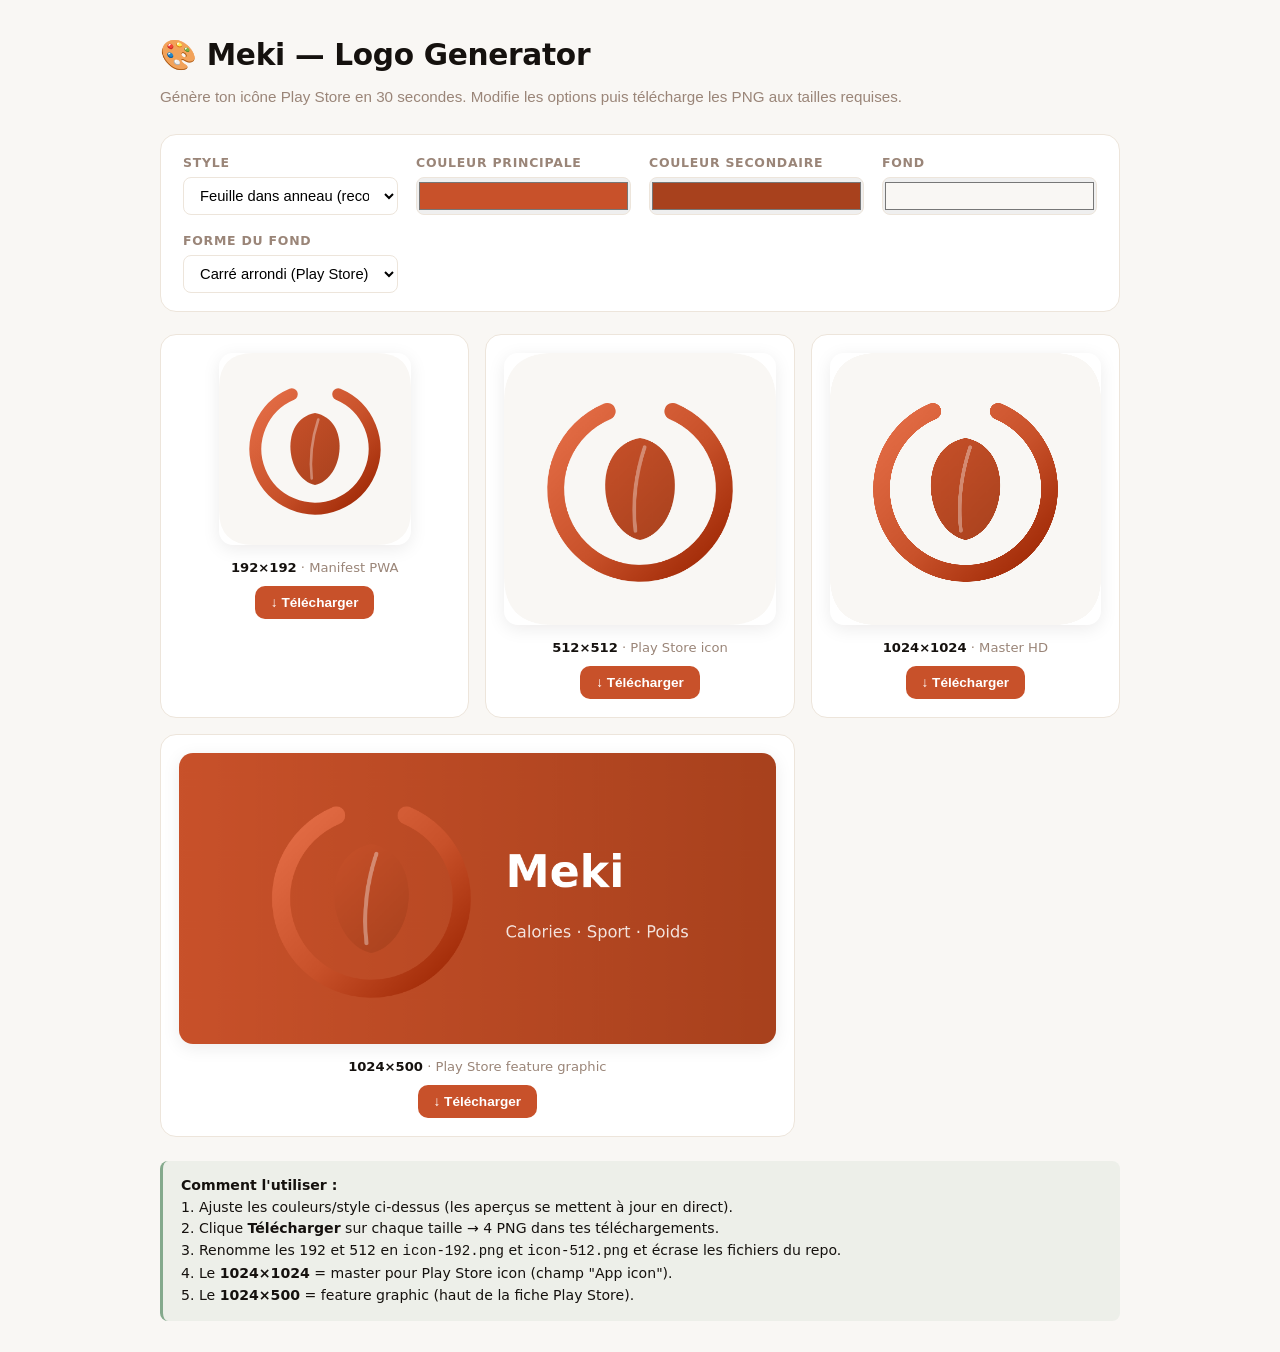
<file: logo-generator.html>
<!DOCTYPE html>
<html lang="fr">
<head>
<meta charset="UTF-8">
<meta name="viewport" content="width=device-width,initial-scale=1">
<title>Meki — Logo Generator</title>
<style>
:root { --acc:#C8512A; --acc2:#A8411D; --well:#84A98C; --bg:#F9F7F4; --card:#FFFFFF; --bdr:#EDE5DB; --txt:#15110E; --mut:#9A8578; }
* { box-sizing:border-box; margin:0; padding:0; }
body { font-family:'Outfit', system-ui, sans-serif; background:var(--bg); color:var(--txt); padding:32px 20px; line-height:1.6; }
.wrap { max-width:960px; margin:0 auto; }
h1 { font-size:1.85rem; font-weight:800; margin-bottom:6px; letter-spacing:-.01em; }
.sub { color:var(--mut); margin-bottom:24px; font-family:'Inter', sans-serif; font-size:.95rem; }
.controls { background:var(--card); border:1px solid var(--bdr); border-radius:16px; padding:18px 22px; margin-bottom:22px; display:grid; grid-template-columns:repeat(auto-fit,minmax(200px,1fr)); gap:14px 18px; }
.ctrl label { display:block; font-size:.78rem; font-weight:600; color:var(--mut); text-transform:uppercase; letter-spacing:.06em; margin-bottom:4px; }
.ctrl input[type=color] { width:100%; height:38px; border:1px solid var(--bdr); border-radius:8px; cursor:pointer; }
.ctrl input[type=text] { width:100%; padding:9px 12px; border:1px solid var(--bdr); border-radius:8px; font-family:'Outfit', sans-serif; font-size:.92rem; }
.ctrl select { width:100%; padding:9px 12px; border:1px solid var(--bdr); border-radius:8px; font-family:'Outfit', sans-serif; font-size:.92rem; background:#fff; }
.preview-grid { display:grid; grid-template-columns:repeat(auto-fit,minmax(220px,1fr)); gap:16px; }
.preview-item { background:var(--card); border:1px solid var(--bdr); border-radius:16px; padding:18px; text-align:center; }
.preview-item canvas { max-width:100%; height:auto; border-radius:14px; box-shadow:0 4px 18px rgba(20,8,0,.08); display:block; margin:0 auto 12px; image-rendering:auto; }
.preview-item .label { font-size:.82rem; color:var(--mut); margin-bottom:8px; }
.preview-item .label b { color:var(--txt); font-weight:700; }
.btn { display:inline-block; background:var(--acc); color:#fff; border:none; border-radius:10px; font-family:'Outfit', sans-serif; font-weight:700; padding:9px 16px; cursor:pointer; text-decoration:none; font-size:.85rem; transition:background .15s; }
.btn:hover { background:var(--acc2); }
.bg-options { display:flex; gap:10px; flex-wrap:wrap; margin-top:8px; }
.bg-opt { display:inline-flex; align-items:center; gap:6px; cursor:pointer; font-size:.85rem; padding:6px 12px; background:#fff; border:1px solid var(--bdr); border-radius:999px; }
.bg-opt input { margin:0; }
.note { margin-top:24px; padding:14px 18px; background:rgba(132,169,140,.10); border-left:3px solid var(--well); border-radius:8px; font-size:.88rem; line-height:1.55; }
.note b { color:var(--txt); }
</style>
</head>
<body>
<div class="wrap">
  <h1>🎨 Meki — Logo Generator</h1>
  <p class="sub">Génère ton icône Play Store en 30 secondes. Modifie les options puis télécharge les PNG aux tailles requises.</p>

  <div class="controls">
    <div class="ctrl">
      <label>Style</label>
      <select id="style">
        <option value="leaf-ring">Feuille dans anneau (recommandé)</option>
        <option value="leaf-only">Feuille seule</option>
        <option value="ring-only">Anneau seul</option>
        <option value="letter">Lettre C</option>
      </select>
    </div>
    <div class="ctrl">
      <label>Couleur principale</label>
      <input type="color" id="cAcc" value="#C8512A">
    </div>
    <div class="ctrl">
      <label>Couleur secondaire</label>
      <input type="color" id="cAcc2" value="#A8411D">
    </div>
    <div class="ctrl">
      <label>Fond</label>
      <input type="color" id="cBg" value="#F9F7F4">
    </div>
    <div class="ctrl">
      <label>Forme du fond</label>
      <select id="bgShape">
        <option value="square">Carré arrondi (Play Store)</option>
        <option value="circle">Cercle</option>
        <option value="none">Transparent</option>
      </select>
    </div>
  </div>

  <div class="preview-grid">
    <div class="preview-item">
      <canvas id="c192" width="192" height="192"></canvas>
      <div class="label"><b>192×192</b> · Manifest PWA</div>
      <button class="btn" onclick="dl(192)">↓ Télécharger</button>
    </div>
    <div class="preview-item">
      <canvas id="c512" width="512" height="512"></canvas>
      <div class="label"><b>512×512</b> · Play Store icon</div>
      <button class="btn" onclick="dl(512)">↓ Télécharger</button>
    </div>
    <div class="preview-item">
      <canvas id="c1024" width="1024" height="1024"></canvas>
      <div class="label"><b>1024×1024</b> · Master HD</div>
      <button class="btn" onclick="dl(1024)">↓ Télécharger</button>
    </div>
    <div class="preview-item" style="grid-column:span 2;">
      <canvas id="cFeat" width="1024" height="500"></canvas>
      <div class="label"><b>1024×500</b> · Play Store feature graphic</div>
      <button class="btn" onclick="dl('feat')">↓ Télécharger</button>
    </div>
  </div>

  <div class="note">
    <b>Comment l'utiliser :</b><br>
    1. Ajuste les couleurs/style ci-dessus (les aperçus se mettent à jour en direct).<br>
    2. Clique <b>Télécharger</b> sur chaque taille → 4 PNG dans tes téléchargements.<br>
    3. Renomme les 192 et 512 en <code>icon-192.png</code> et <code>icon-512.png</code> et écrase les fichiers du repo.<br>
    4. Le <b>1024×1024</b> = master pour Play Store icon (champ "App icon").<br>
    5. Le <b>1024×500</b> = feature graphic (haut de la fiche Play Store).
  </div>
</div>

<script>
function drawLogo(canvas, opts) {
  const ctx = canvas.getContext('2d');
  const W = canvas.width, H = canvas.height;
  const isFeat = W !== H;
  const cx = isFeat ? H / 2 + 80 : W / 2;
  const cy = H / 2;
  const size = Math.min(W, H);
  ctx.clearRect(0, 0, W, H);

  // Background
  if (opts.bgShape === 'square' || isFeat) {
    // Rounded square / gradient feature graphic bg
    if (isFeat) {
      const g = ctx.createLinearGradient(0, 0, W, 0);
      g.addColorStop(0, opts.cAcc);
      g.addColorStop(1, opts.cAcc2);
      ctx.fillStyle = g;
      ctx.fillRect(0, 0, W, H);
    } else {
      const r = size * 0.18; // adaptive icon corner radius
      ctx.fillStyle = opts.cBg;
      roundedRect(ctx, 0, 0, W, H, r);
      ctx.fill();
    }
  } else if (opts.bgShape === 'circle') {
    ctx.fillStyle = opts.cBg;
    ctx.beginPath();
    ctx.arc(W/2, H/2, size/2, 0, Math.PI*2);
    ctx.fill();
  }

  // Mark — drawing
  const markSize = isFeat ? H * 0.62 : size * 0.62;
  if (opts.style === 'leaf-ring' || opts.style === 'ring-only' || opts.style === 'leaf-only') {
    if (opts.style === 'leaf-ring' || opts.style === 'ring-only') {
      // Ring (open at top, terracotta gradient)
      const ringR = markSize / 2;
      const lineW = markSize * 0.10;
      const grd = ctx.createLinearGradient(cx - ringR, cy - ringR, cx + ringR, cy + ringR);
      grd.addColorStop(0, lighten(opts.cAcc, 12));
      grd.addColorStop(0.55, opts.cAcc);
      grd.addColorStop(1, darken(opts.cAcc, 18));
      ctx.strokeStyle = grd;
      ctx.lineWidth = lineW;
      ctx.lineCap = 'round';
      ctx.beginPath();
      // 80% ring, opening at top
      ctx.arc(cx, cy, ringR, -Math.PI / 2 + 0.4, -Math.PI / 2 - 0.4 + Math.PI * 2);
      ctx.stroke();
    }
    if (opts.style === 'leaf-ring' || opts.style === 'leaf-only') {
      drawLeaf(ctx, cx, cy, markSize * 0.55, opts);
    }
  } else if (opts.style === 'letter') {
    // Stylized "C" letter
    ctx.fillStyle = isFeat ? '#fff' : opts.cAcc;
    ctx.font = `800 ${markSize}px 'Outfit', system-ui, sans-serif`;
    ctx.textAlign = 'center';
    ctx.textBaseline = 'middle';
    ctx.fillText('C', cx, cy + markSize * 0.04);
  }

  // Wordmark for feature graphic
  if (isFeat) {
    ctx.fillStyle = '#fff';
    ctx.textAlign = 'left';
    ctx.textBaseline = 'middle';
    ctx.font = `800 76px 'Outfit', system-ui, sans-serif`;
    const tx = H + 60;
    ctx.fillText('Meki', tx, H * 0.42);
    ctx.font = `400 28px 'Inter', system-ui, sans-serif`;
    ctx.fillStyle = 'rgba(255,255,255,.85)';
    ctx.fillText('Calories · Sport · Poids', tx, H * 0.62);
  }
}

function drawLeaf(ctx, cx, cy, sz, opts) {
  // Stylized leaf — terracotta with sage hint
  const g = ctx.createLinearGradient(cx - sz/2, cy - sz/2, cx + sz/2, cy + sz/2);
  g.addColorStop(0, opts.cAcc);
  g.addColorStop(1, opts.cAcc2);
  ctx.fillStyle = g;
  ctx.beginPath();
  // Asymmetric leaf shape
  ctx.moveTo(cx, cy - sz * 0.55);
  ctx.bezierCurveTo(cx + sz * 0.55, cy - sz * 0.45, cx + sz * 0.45, cy + sz * 0.45, cx, cy + sz * 0.55);
  ctx.bezierCurveTo(cx - sz * 0.45, cy + sz * 0.45, cx - sz * 0.55, cy - sz * 0.45, cx, cy - sz * 0.55);
  ctx.fill();
  // Vein
  ctx.strokeStyle = 'rgba(255,255,255,.35)';
  ctx.lineWidth = sz * 0.04;
  ctx.lineCap = 'round';
  ctx.beginPath();
  ctx.moveTo(cx + sz * 0.05, cy - sz * 0.45);
  ctx.quadraticCurveTo(cx - sz * 0.1, cy, cx - sz * 0.05, cy + sz * 0.45);
  ctx.stroke();
}

function roundedRect(ctx, x, y, w, h, r) {
  ctx.beginPath();
  ctx.moveTo(x + r, y);
  ctx.lineTo(x + w - r, y);
  ctx.quadraticCurveTo(x + w, y, x + w, y + r);
  ctx.lineTo(x + w, y + h - r);
  ctx.quadraticCurveTo(x + w, y + h, x + w - r, y + h);
  ctx.lineTo(x + r, y + h);
  ctx.quadraticCurveTo(x, y + h, x, y + h - r);
  ctx.lineTo(x, y + r);
  ctx.quadraticCurveTo(x, y, x + r, y);
  ctx.closePath();
}

function lighten(hex, p) { return shadeHex(hex, p); }
function darken(hex, p)  { return shadeHex(hex, -p); }
function shadeHex(hex, percent) {
  const num = parseInt(hex.slice(1), 16);
  let r = (num >> 16) + Math.round(2.55 * percent);
  let g = ((num >> 8) & 0xff) + Math.round(2.55 * percent);
  let b = (num & 0xff) + Math.round(2.55 * percent);
  r = Math.min(255, Math.max(0, r));
  g = Math.min(255, Math.max(0, g));
  b = Math.min(255, Math.max(0, b));
  return '#' + ((r << 16) | (g << 8) | b).toString(16).padStart(6, '0');
}

function getOpts() {
  return {
    style: document.getElementById('style').value,
    cAcc:  document.getElementById('cAcc').value,
    cAcc2: document.getElementById('cAcc2').value,
    cBg:   document.getElementById('cBg').value,
    bgShape: document.getElementById('bgShape').value,
  };
}

function renderAll() {
  const o = getOpts();
  drawLogo(document.getElementById('c192'),  o);
  drawLogo(document.getElementById('c512'),  o);
  drawLogo(document.getElementById('c1024'), o);
  drawLogo(document.getElementById('cFeat'), o);
}

function dl(size) {
  const id = size === 'feat' ? 'cFeat' : 'c' + size;
  const canvas = document.getElementById(id);
  const filename = size === 'feat' ? 'feature-graphic-1024x500.png' : `icon-${size}.png`;
  const link = document.createElement('a');
  link.download = filename;
  link.href = canvas.toDataURL('image/png');
  link.click();
}

document.querySelectorAll('input, select').forEach(el => {
  el.addEventListener('input', renderAll);
  el.addEventListener('change', renderAll);
});

window.addEventListener('load', () => setTimeout(renderAll, 50));
</script>

</body>
</html>
</file>
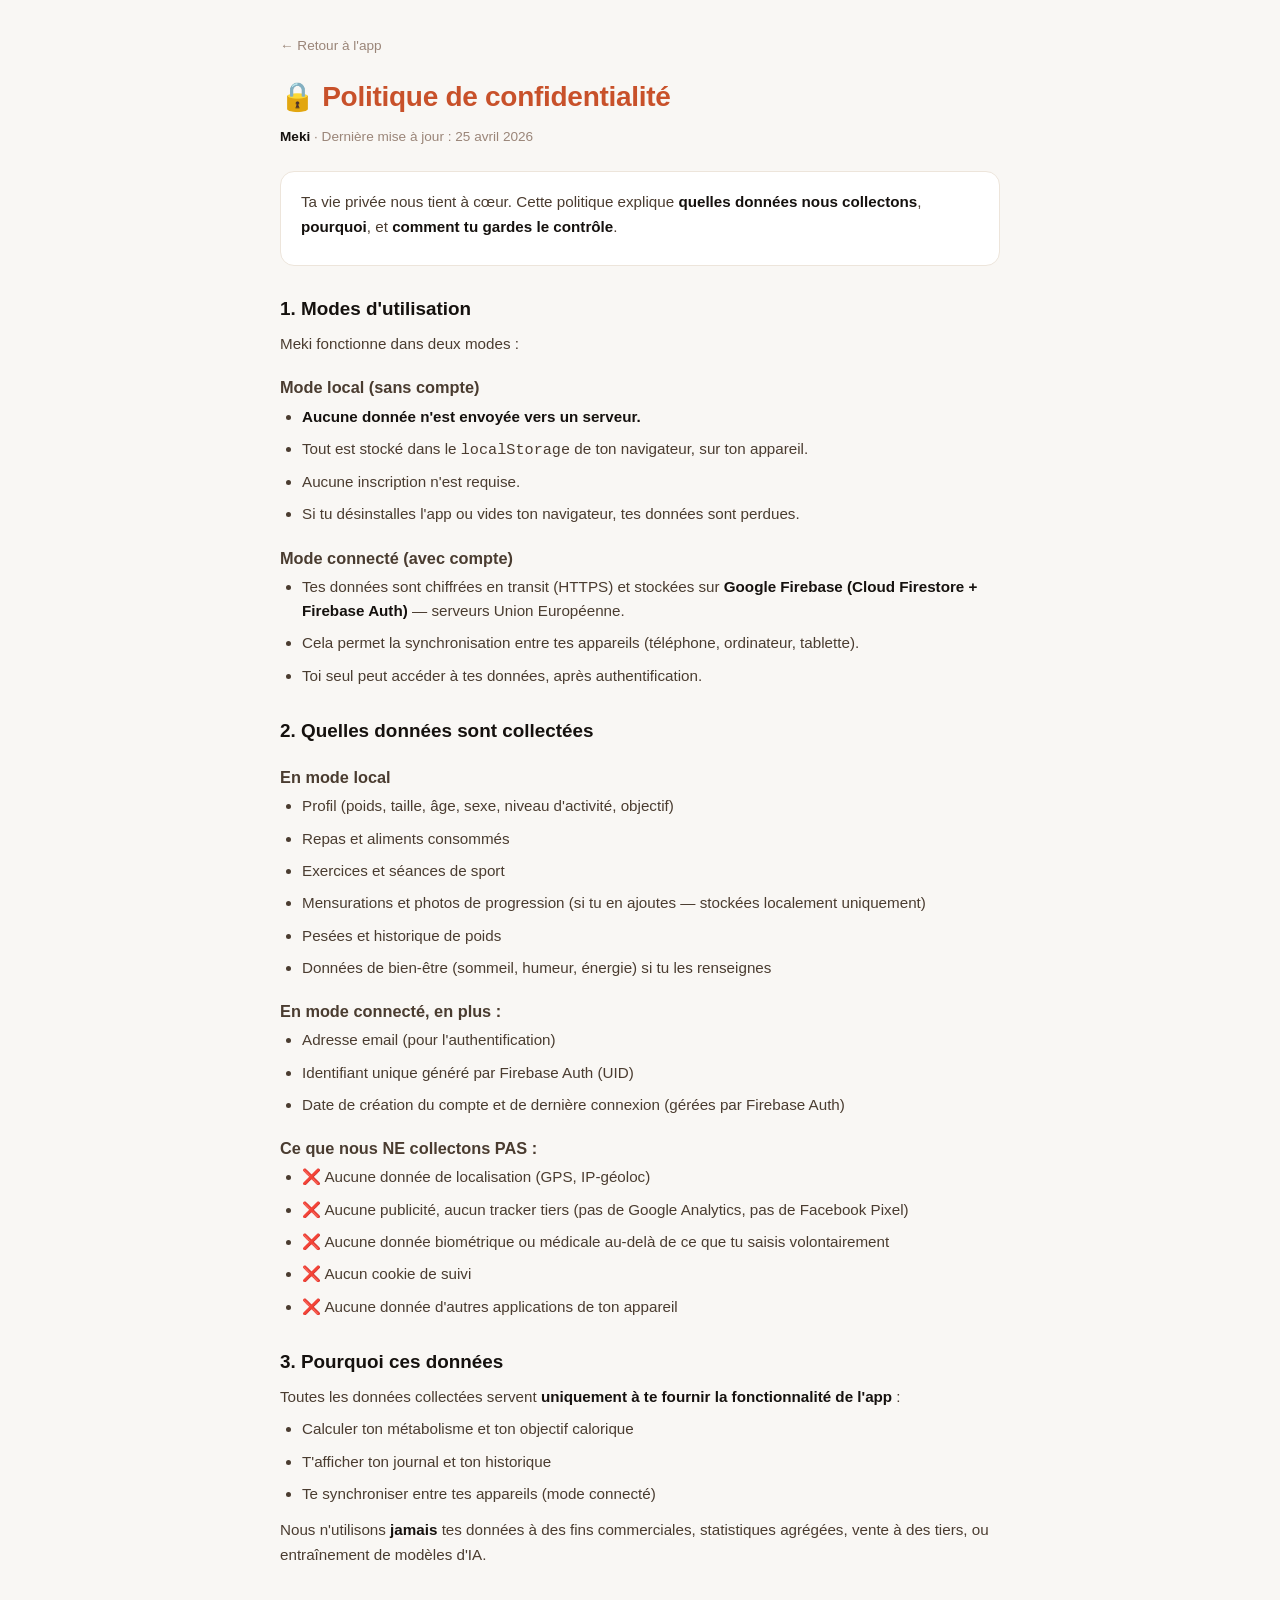
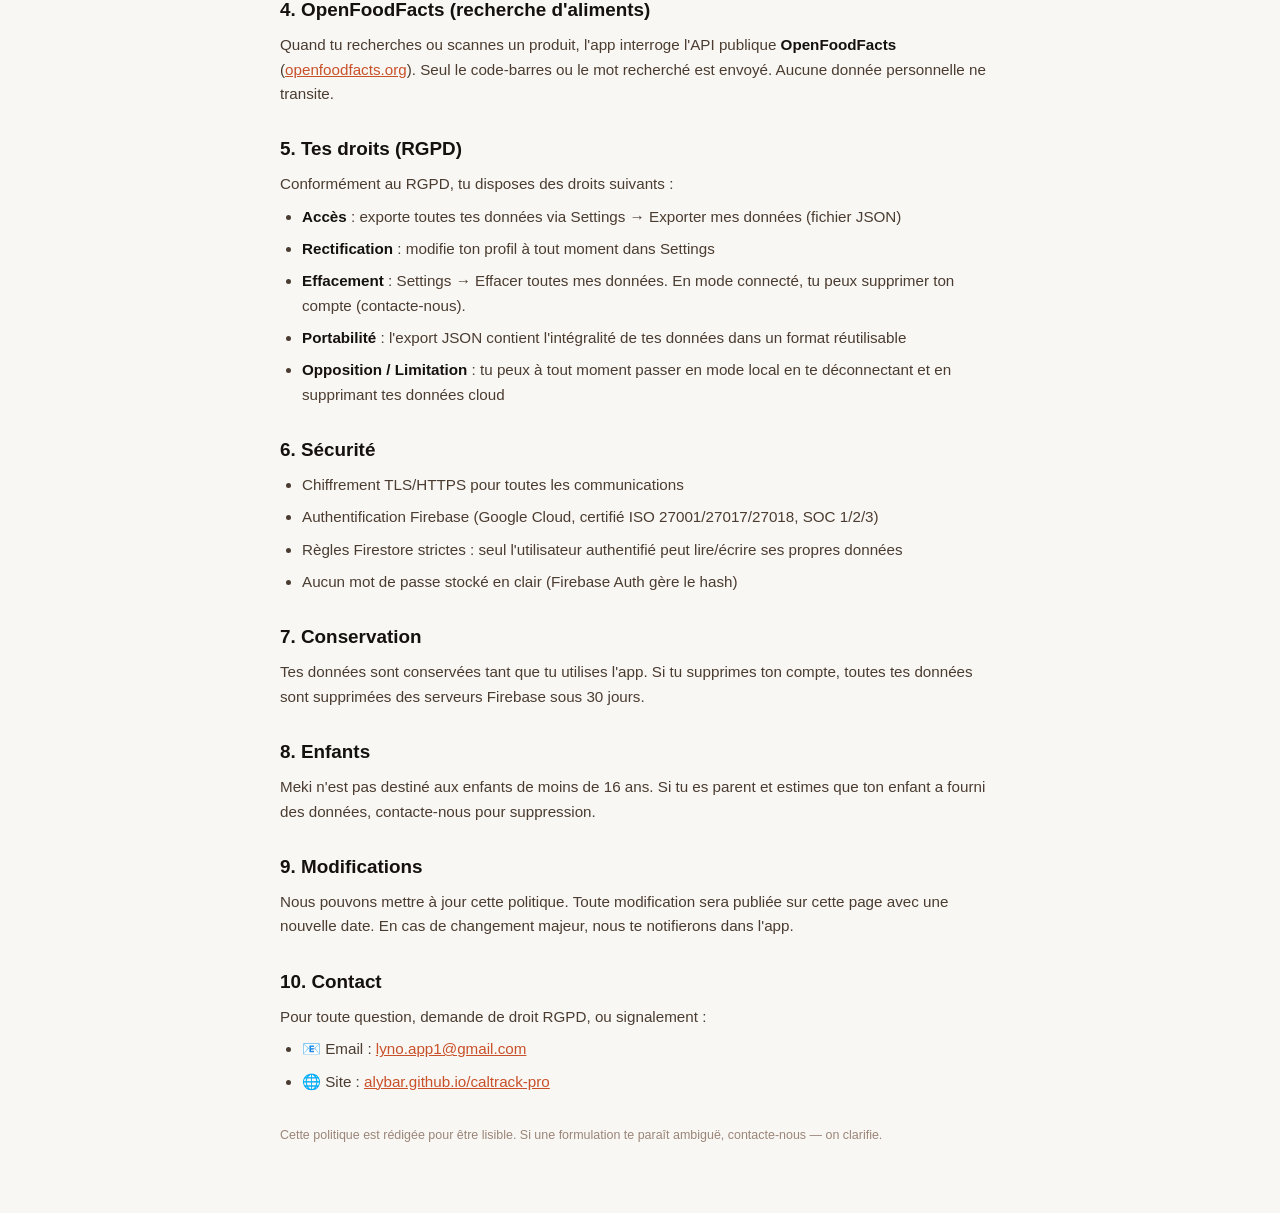
<file: privacy.html>
<!DOCTYPE html>
<html lang="fr">
<head>
<meta charset="UTF-8">
<meta name="viewport" content="width=device-width,initial-scale=1">
<title>Politique de confidentialité — Meki</title>
<meta name="theme-color" content="#D4633A">
<link rel="icon" href="icon-192.png">
<style>
:root { --acc:#C8512A; --txt:#15110E; --txt2:#4A3C30; --mut:#9A8578; --bg:#F9F7F4; --card:#FFFFFF; --bdr:#EDE5DB; }
* { box-sizing:border-box; margin:0; padding:0; }
html { font-size:16px; }
body { font-family:-apple-system,BlinkMacSystemFont,'Segoe UI',sans-serif; background:var(--bg); color:var(--txt); line-height:1.6; padding:32px 20px 60px; max-width:760px; margin:0 auto; }
h1 { font-family:'Outfit',sans-serif; font-size:1.75rem; font-weight:800; color:var(--acc); margin-bottom:6px; letter-spacing:-.01em; }
h2 { font-family:'Outfit',sans-serif; font-size:1.18rem; font-weight:700; margin-top:28px; margin-bottom:8px; }
h3 { font-size:1.02rem; font-weight:600; margin-top:18px; margin-bottom:4px; color:var(--txt2); }
p, li { font-size:.95rem; color:var(--txt2); margin-bottom:8px; }
ul { padding-left:22px; margin-bottom:12px; }
a { color:var(--acc); }
.meta { font-size:.85rem; color:var(--mut); margin-bottom:24px; }
.card { background:var(--card); border:1px solid var(--bdr); border-radius:14px; padding:18px 20px; margin:18px 0; }
.back { display:inline-block; margin-bottom:18px; color:var(--mut); font-size:.85rem; text-decoration:none; }
.back:hover { color:var(--acc); }
strong { color:var(--txt); }
</style>
</head>
<body>

<a href="index.html" class="back">← Retour à l'app</a>

<h1>🔒 Politique de confidentialité</h1>
<p class="meta"><strong>Meki</strong> · Dernière mise à jour : 25 avril 2026</p>

<div class="card">
<p>Ta vie privée nous tient à cœur. Cette politique explique <strong>quelles données nous collectons</strong>, <strong>pourquoi</strong>, et <strong>comment tu gardes le contrôle</strong>.</p>
</div>

<h2>1. Modes d'utilisation</h2>
<p>Meki fonctionne dans deux modes :</p>

<h3>Mode local (sans compte)</h3>
<ul>
  <li><strong>Aucune donnée n'est envoyée vers un serveur.</strong></li>
  <li>Tout est stocké dans le <code>localStorage</code> de ton navigateur, sur ton appareil.</li>
  <li>Aucune inscription n'est requise.</li>
  <li>Si tu désinstalles l'app ou vides ton navigateur, tes données sont perdues.</li>
</ul>

<h3>Mode connecté (avec compte)</h3>
<ul>
  <li>Tes données sont chiffrées en transit (HTTPS) et stockées sur <strong>Google Firebase (Cloud Firestore + Firebase Auth)</strong> — serveurs Union Européenne.</li>
  <li>Cela permet la synchronisation entre tes appareils (téléphone, ordinateur, tablette).</li>
  <li>Toi seul peut accéder à tes données, après authentification.</li>
</ul>

<h2>2. Quelles données sont collectées</h2>

<h3>En mode local</h3>
<ul>
  <li>Profil (poids, taille, âge, sexe, niveau d'activité, objectif)</li>
  <li>Repas et aliments consommés</li>
  <li>Exercices et séances de sport</li>
  <li>Mensurations et photos de progression (si tu en ajoutes — stockées localement uniquement)</li>
  <li>Pesées et historique de poids</li>
  <li>Données de bien-être (sommeil, humeur, énergie) si tu les renseignes</li>
</ul>

<h3>En mode connecté, en plus :</h3>
<ul>
  <li>Adresse email (pour l'authentification)</li>
  <li>Identifiant unique généré par Firebase Auth (UID)</li>
  <li>Date de création du compte et de dernière connexion (gérées par Firebase Auth)</li>
</ul>

<h3>Ce que nous NE collectons PAS :</h3>
<ul>
  <li>❌ Aucune donnée de localisation (GPS, IP-géoloc)</li>
  <li>❌ Aucune publicité, aucun tracker tiers (pas de Google Analytics, pas de Facebook Pixel)</li>
  <li>❌ Aucune donnée biométrique ou médicale au-delà de ce que tu saisis volontairement</li>
  <li>❌ Aucun cookie de suivi</li>
  <li>❌ Aucune donnée d'autres applications de ton appareil</li>
</ul>

<h2>3. Pourquoi ces données</h2>
<p>Toutes les données collectées servent <strong>uniquement à te fournir la fonctionnalité de l'app</strong> :</p>
<ul>
  <li>Calculer ton métabolisme et ton objectif calorique</li>
  <li>T'afficher ton journal et ton historique</li>
  <li>Te synchroniser entre tes appareils (mode connecté)</li>
</ul>
<p>Nous n'utilisons <strong>jamais</strong> tes données à des fins commerciales, statistiques agrégées, vente à des tiers, ou entraînement de modèles d'IA.</p>

<h2>4. OpenFoodFacts (recherche d'aliments)</h2>
<p>Quand tu recherches ou scannes un produit, l'app interroge l'API publique <strong>OpenFoodFacts</strong> (<a href="https://openfoodfacts.org/" target="_blank">openfoodfacts.org</a>). Seul le code-barres ou le mot recherché est envoyé. Aucune donnée personnelle ne transite.</p>

<h2>5. Tes droits (RGPD)</h2>
<p>Conformément au RGPD, tu disposes des droits suivants :</p>
<ul>
  <li><strong>Accès</strong> : exporte toutes tes données via Settings → Exporter mes données (fichier JSON)</li>
  <li><strong>Rectification</strong> : modifie ton profil à tout moment dans Settings</li>
  <li><strong>Effacement</strong> : Settings → Effacer toutes mes données. En mode connecté, tu peux supprimer ton compte (contacte-nous).</li>
  <li><strong>Portabilité</strong> : l'export JSON contient l'intégralité de tes données dans un format réutilisable</li>
  <li><strong>Opposition / Limitation</strong> : tu peux à tout moment passer en mode local en te déconnectant et en supprimant tes données cloud</li>
</ul>

<h2>6. Sécurité</h2>
<ul>
  <li>Chiffrement TLS/HTTPS pour toutes les communications</li>
  <li>Authentification Firebase (Google Cloud, certifié ISO 27001/27017/27018, SOC 1/2/3)</li>
  <li>Règles Firestore strictes : seul l'utilisateur authentifié peut lire/écrire ses propres données</li>
  <li>Aucun mot de passe stocké en clair (Firebase Auth gère le hash)</li>
</ul>

<h2>7. Conservation</h2>
<p>Tes données sont conservées tant que tu utilises l'app. Si tu supprimes ton compte, toutes tes données sont supprimées des serveurs Firebase sous 30 jours.</p>

<h2>8. Enfants</h2>
<p>Meki n'est pas destiné aux enfants de moins de 16 ans. Si tu es parent et estimes que ton enfant a fourni des données, contacte-nous pour suppression.</p>

<h2>9. Modifications</h2>
<p>Nous pouvons mettre à jour cette politique. Toute modification sera publiée sur cette page avec une nouvelle date. En cas de changement majeur, nous te notifierons dans l'app.</p>

<h2>10. Contact</h2>
<p>Pour toute question, demande de droit RGPD, ou signalement :</p>
<ul>
  <li>📧 Email : <a href="mailto:lyno.app1@gmail.com">lyno.app1@gmail.com</a></li>
  <li>🌐 Site : <a href="https://alybar.github.io/caltrack-pro/">alybar.github.io/caltrack-pro</a></li>
</ul>

<p style="margin-top:32px;font-size:.78rem;color:var(--mut);">
Cette politique est rédigée pour être lisible. Si une formulation te paraît ambiguë, contacte-nous — on clarifie.
</p>

</body>
</html>
</file>
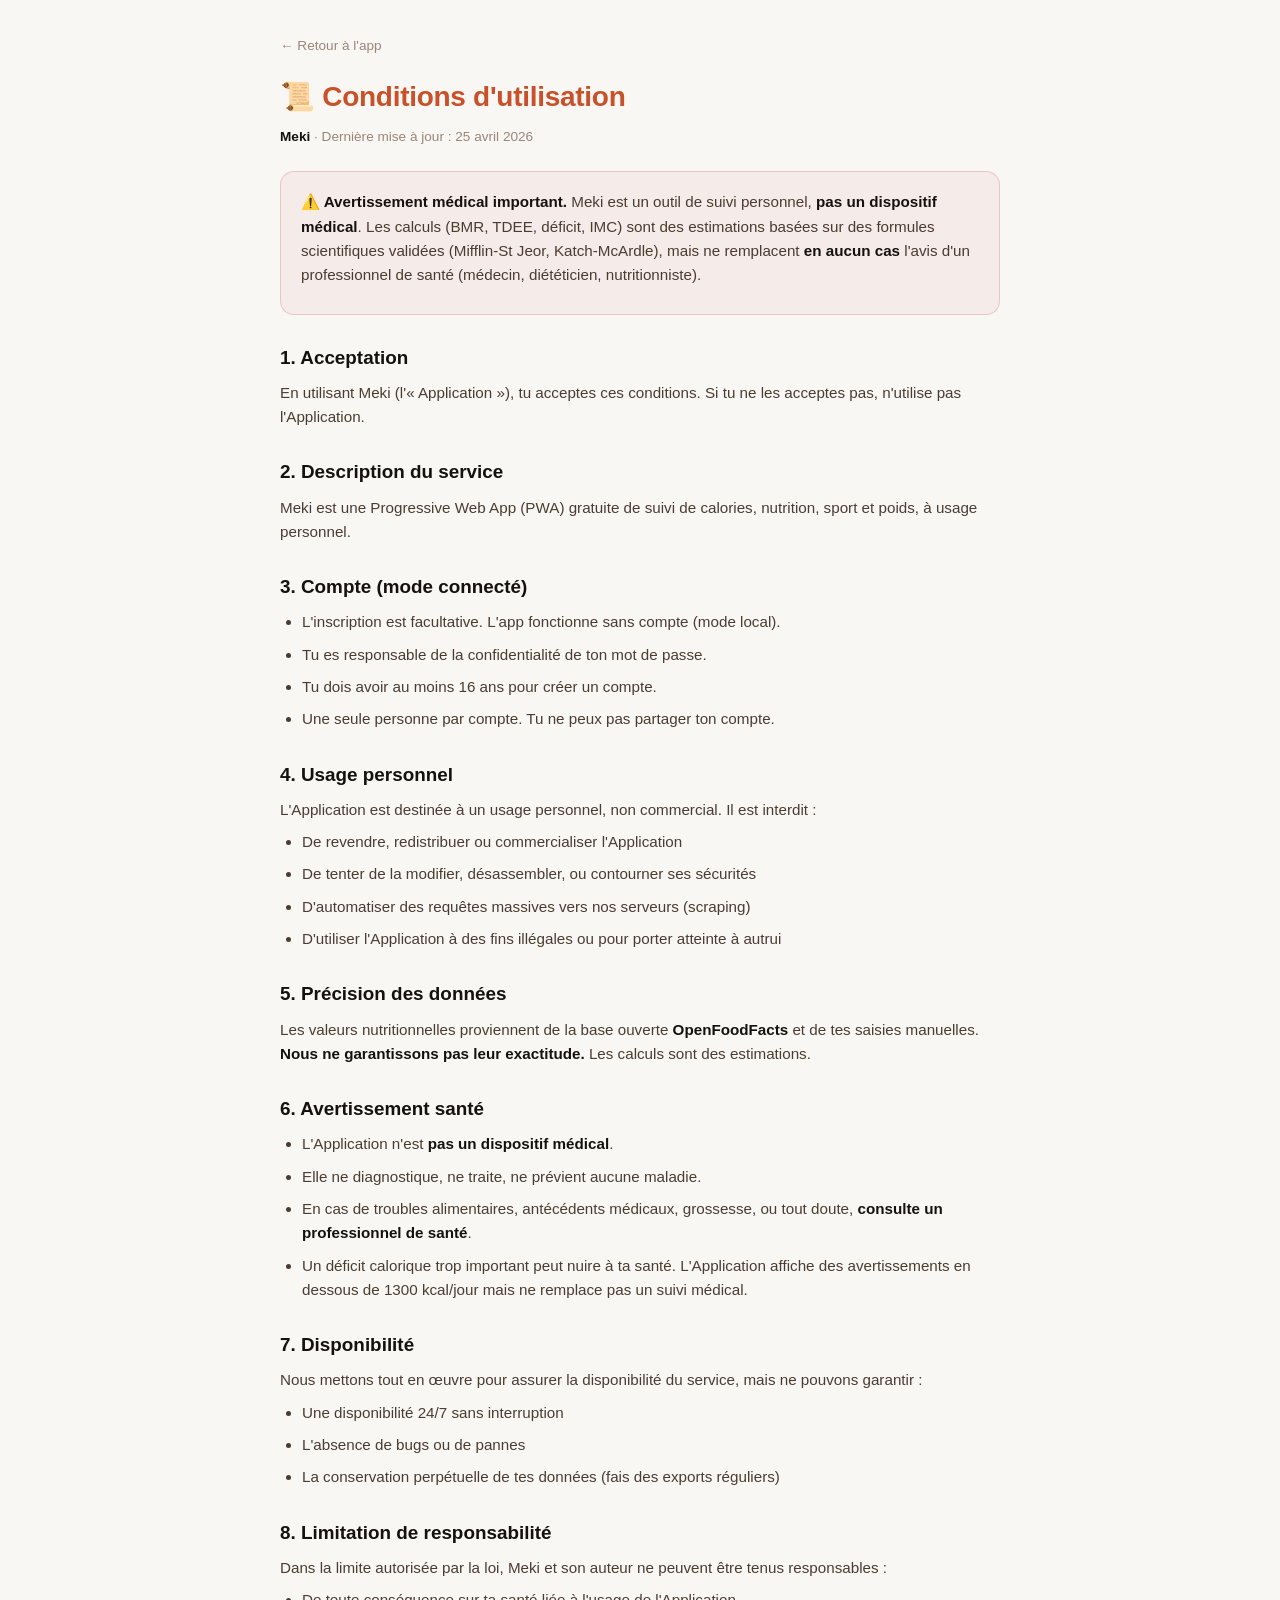
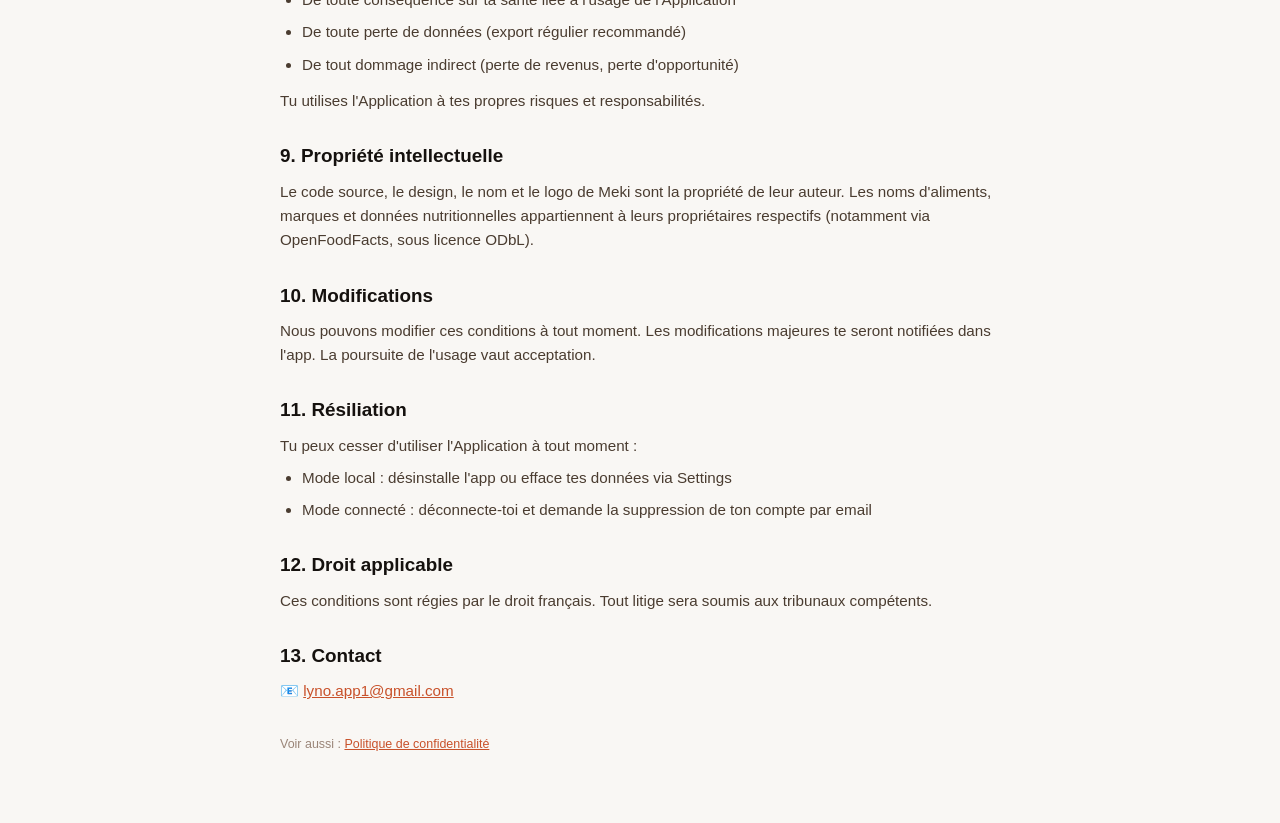
<file: terms.html>
<!DOCTYPE html>
<html lang="fr">
<head>
<meta charset="UTF-8">
<meta name="viewport" content="width=device-width,initial-scale=1">
<title>Conditions d'utilisation — Meki</title>
<meta name="theme-color" content="#D4633A">
<link rel="icon" href="icon-192.png">
<style>
:root { --acc:#C8512A; --txt:#15110E; --txt2:#4A3C30; --mut:#9A8578; --bg:#F9F7F4; --card:#FFFFFF; --bdr:#EDE5DB; }
* { box-sizing:border-box; margin:0; padding:0; }
html { font-size:16px; }
body { font-family:-apple-system,BlinkMacSystemFont,'Segoe UI',sans-serif; background:var(--bg); color:var(--txt); line-height:1.6; padding:32px 20px 60px; max-width:760px; margin:0 auto; }
h1 { font-family:'Outfit',sans-serif; font-size:1.75rem; font-weight:800; color:var(--acc); margin-bottom:6px; letter-spacing:-.01em; }
h2 { font-family:'Outfit',sans-serif; font-size:1.18rem; font-weight:700; margin-top:28px; margin-bottom:8px; }
p, li { font-size:.95rem; color:var(--txt2); margin-bottom:8px; }
ul { padding-left:22px; margin-bottom:12px; }
a { color:var(--acc); }
.meta { font-size:.85rem; color:var(--mut); margin-bottom:24px; }
.card { background:var(--card); border:1px solid var(--bdr); border-radius:14px; padding:18px 20px; margin:18px 0; }
.back { display:inline-block; margin-bottom:18px; color:var(--mut); font-size:.85rem; text-decoration:none; }
.back:hover { color:var(--acc); }
.warn { background:rgba(188,53,53,.06); border-color:rgba(188,53,53,.2); }
strong { color:var(--txt); }
</style>
</head>
<body>

<a href="index.html" class="back">← Retour à l'app</a>

<h1>📜 Conditions d'utilisation</h1>
<p class="meta"><strong>Meki</strong> · Dernière mise à jour : 25 avril 2026</p>

<div class="card warn">
<p><strong>⚠️ Avertissement médical important.</strong> Meki est un outil de suivi personnel, <strong>pas un dispositif médical</strong>. Les calculs (BMR, TDEE, déficit, IMC) sont des estimations basées sur des formules scientifiques validées (Mifflin-St Jeor, Katch-McArdle), mais ne remplacent <strong>en aucun cas</strong> l'avis d'un professionnel de santé (médecin, diététicien, nutritionniste).</p>
</div>

<h2>1. Acceptation</h2>
<p>En utilisant Meki (l'« Application »), tu acceptes ces conditions. Si tu ne les acceptes pas, n'utilise pas l'Application.</p>

<h2>2. Description du service</h2>
<p>Meki est une Progressive Web App (PWA) gratuite de suivi de calories, nutrition, sport et poids, à usage personnel.</p>

<h2>3. Compte (mode connecté)</h2>
<ul>
  <li>L'inscription est facultative. L'app fonctionne sans compte (mode local).</li>
  <li>Tu es responsable de la confidentialité de ton mot de passe.</li>
  <li>Tu dois avoir au moins 16 ans pour créer un compte.</li>
  <li>Une seule personne par compte. Tu ne peux pas partager ton compte.</li>
</ul>

<h2>4. Usage personnel</h2>
<p>L'Application est destinée à un usage personnel, non commercial. Il est interdit :</p>
<ul>
  <li>De revendre, redistribuer ou commercialiser l'Application</li>
  <li>De tenter de la modifier, désassembler, ou contourner ses sécurités</li>
  <li>D'automatiser des requêtes massives vers nos serveurs (scraping)</li>
  <li>D'utiliser l'Application à des fins illégales ou pour porter atteinte à autrui</li>
</ul>

<h2>5. Précision des données</h2>
<p>Les valeurs nutritionnelles proviennent de la base ouverte <strong>OpenFoodFacts</strong> et de tes saisies manuelles. <strong>Nous ne garantissons pas leur exactitude.</strong> Les calculs sont des estimations.</p>

<h2>6. Avertissement santé</h2>
<ul>
  <li>L'Application n'est <strong>pas un dispositif médical</strong>.</li>
  <li>Elle ne diagnostique, ne traite, ne prévient aucune maladie.</li>
  <li>En cas de troubles alimentaires, antécédents médicaux, grossesse, ou tout doute, <strong>consulte un professionnel de santé</strong>.</li>
  <li>Un déficit calorique trop important peut nuire à ta santé. L'Application affiche des avertissements en dessous de 1300 kcal/jour mais ne remplace pas un suivi médical.</li>
</ul>

<h2>7. Disponibilité</h2>
<p>Nous mettons tout en œuvre pour assurer la disponibilité du service, mais ne pouvons garantir :</p>
<ul>
  <li>Une disponibilité 24/7 sans interruption</li>
  <li>L'absence de bugs ou de pannes</li>
  <li>La conservation perpétuelle de tes données (fais des exports réguliers)</li>
</ul>

<h2>8. Limitation de responsabilité</h2>
<p>Dans la limite autorisée par la loi, Meki et son auteur ne peuvent être tenus responsables :</p>
<ul>
  <li>De toute conséquence sur ta santé liée à l'usage de l'Application</li>
  <li>De toute perte de données (export régulier recommandé)</li>
  <li>De tout dommage indirect (perte de revenus, perte d'opportunité)</li>
</ul>
<p>Tu utilises l'Application à tes propres risques et responsabilités.</p>

<h2>9. Propriété intellectuelle</h2>
<p>Le code source, le design, le nom et le logo de Meki sont la propriété de leur auteur. Les noms d'aliments, marques et données nutritionnelles appartiennent à leurs propriétaires respectifs (notamment via OpenFoodFacts, sous licence ODbL).</p>

<h2>10. Modifications</h2>
<p>Nous pouvons modifier ces conditions à tout moment. Les modifications majeures te seront notifiées dans l'app. La poursuite de l'usage vaut acceptation.</p>

<h2>11. Résiliation</h2>
<p>Tu peux cesser d'utiliser l'Application à tout moment :</p>
<ul>
  <li>Mode local : désinstalle l'app ou efface tes données via Settings</li>
  <li>Mode connecté : déconnecte-toi et demande la suppression de ton compte par email</li>
</ul>

<h2>12. Droit applicable</h2>
<p>Ces conditions sont régies par le droit français. Tout litige sera soumis aux tribunaux compétents.</p>

<h2>13. Contact</h2>
<p>📧 <a href="mailto:lyno.app1@gmail.com">lyno.app1@gmail.com</a></p>

<p style="margin-top:32px;font-size:.78rem;color:var(--mut);">
Voir aussi : <a href="privacy.html">Politique de confidentialité</a>
</p>

</body>
</html>
</file>
